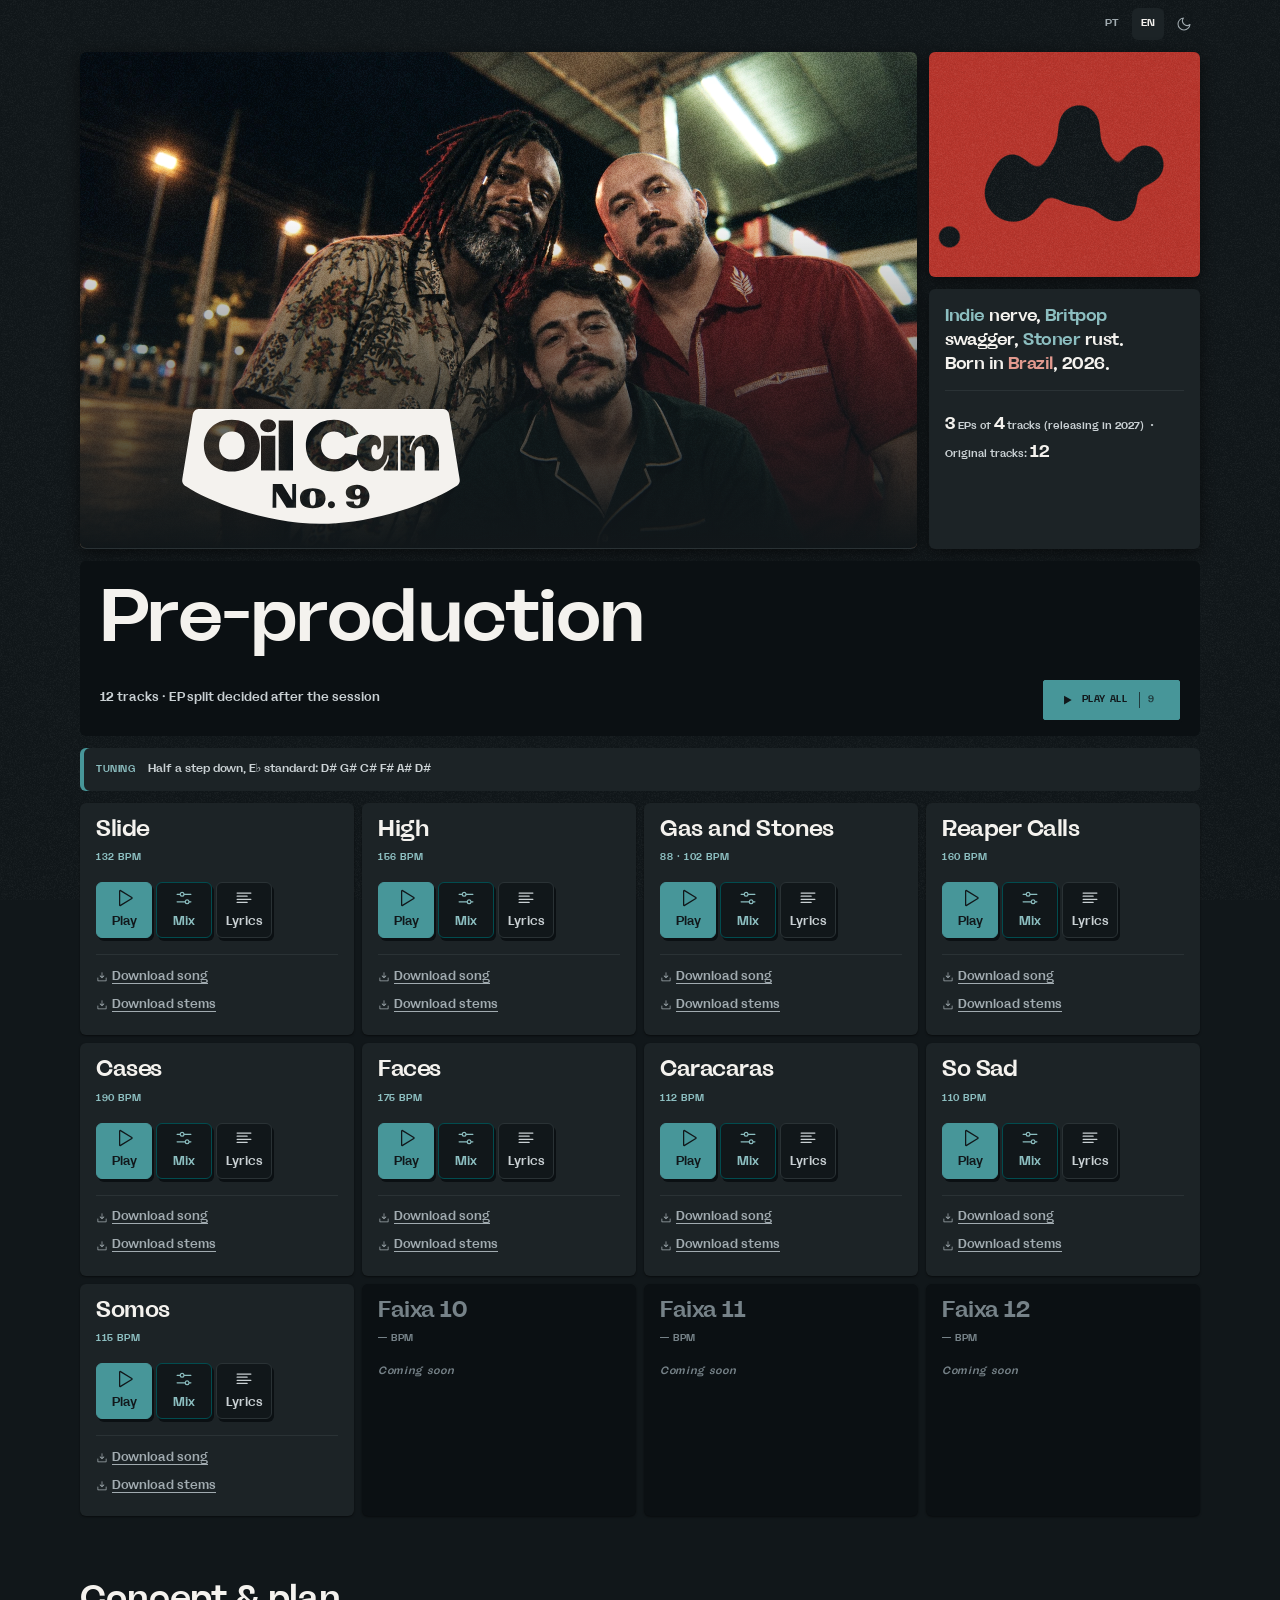
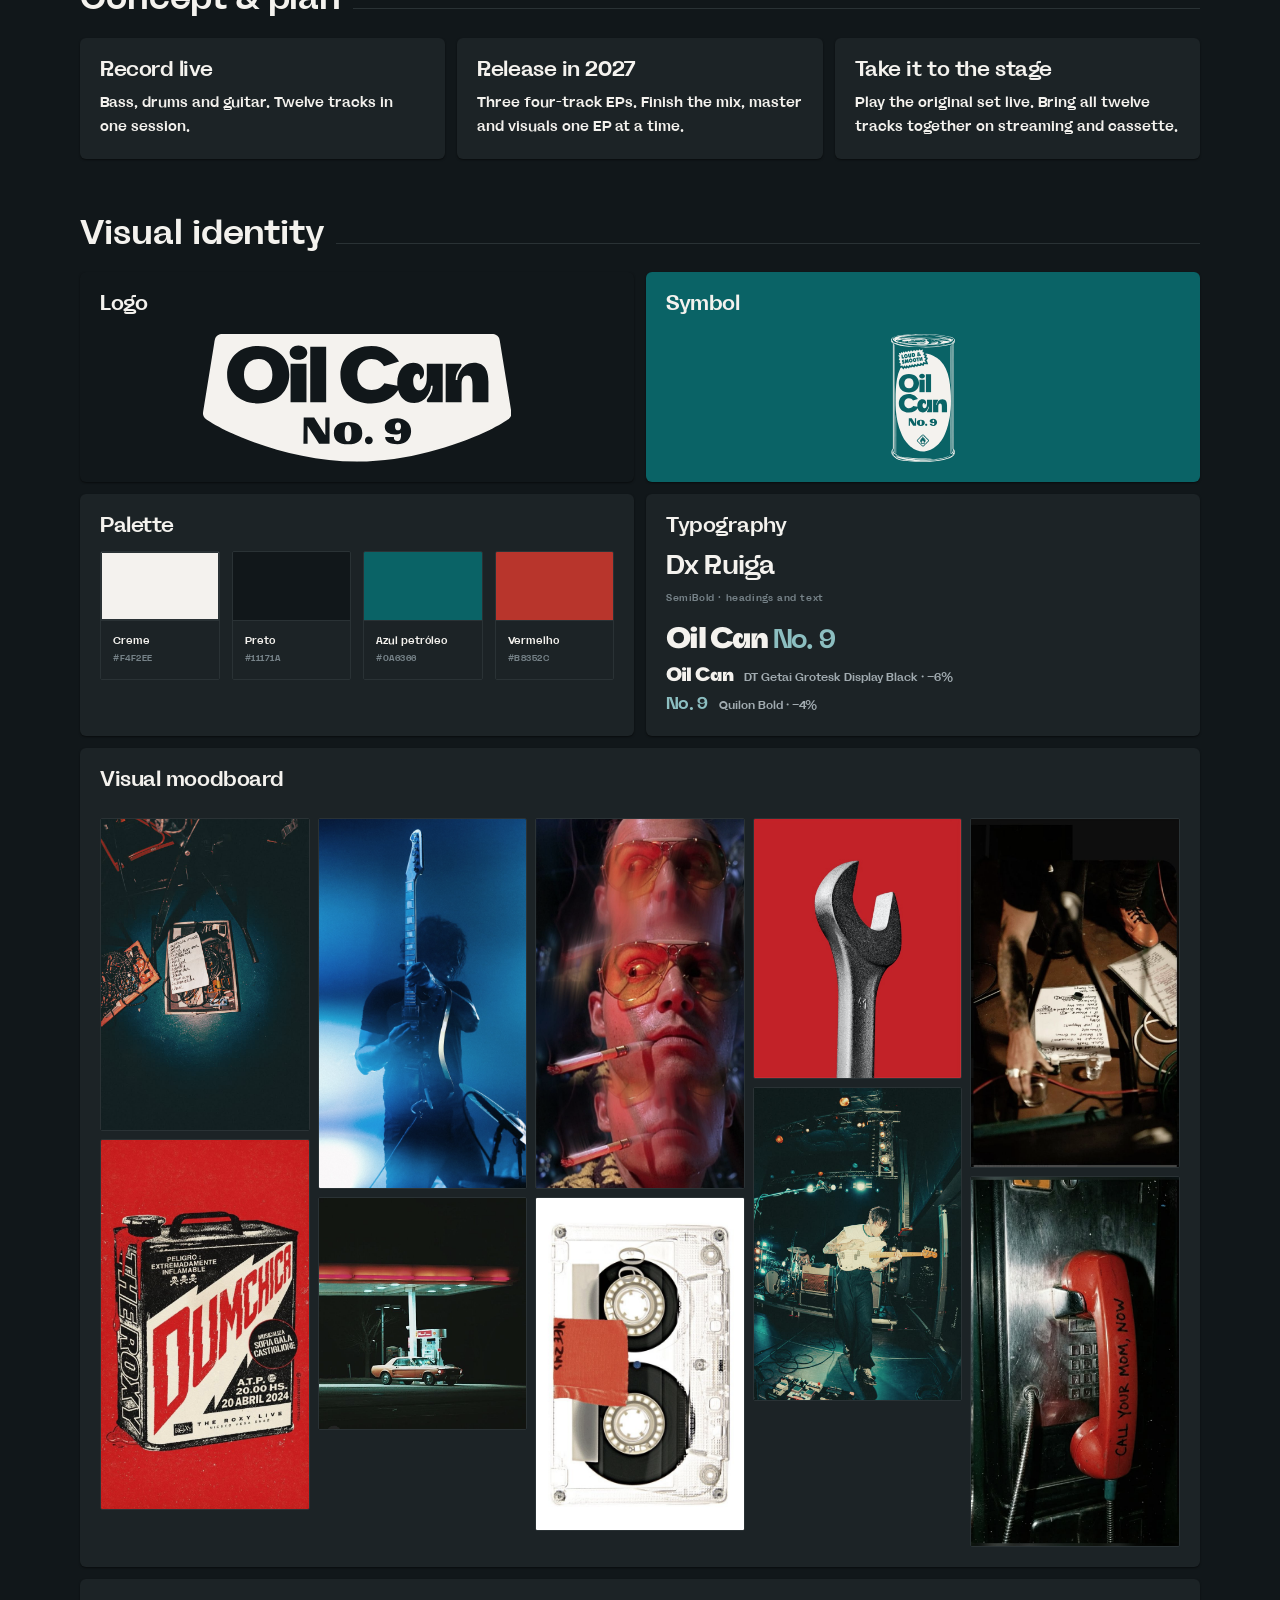
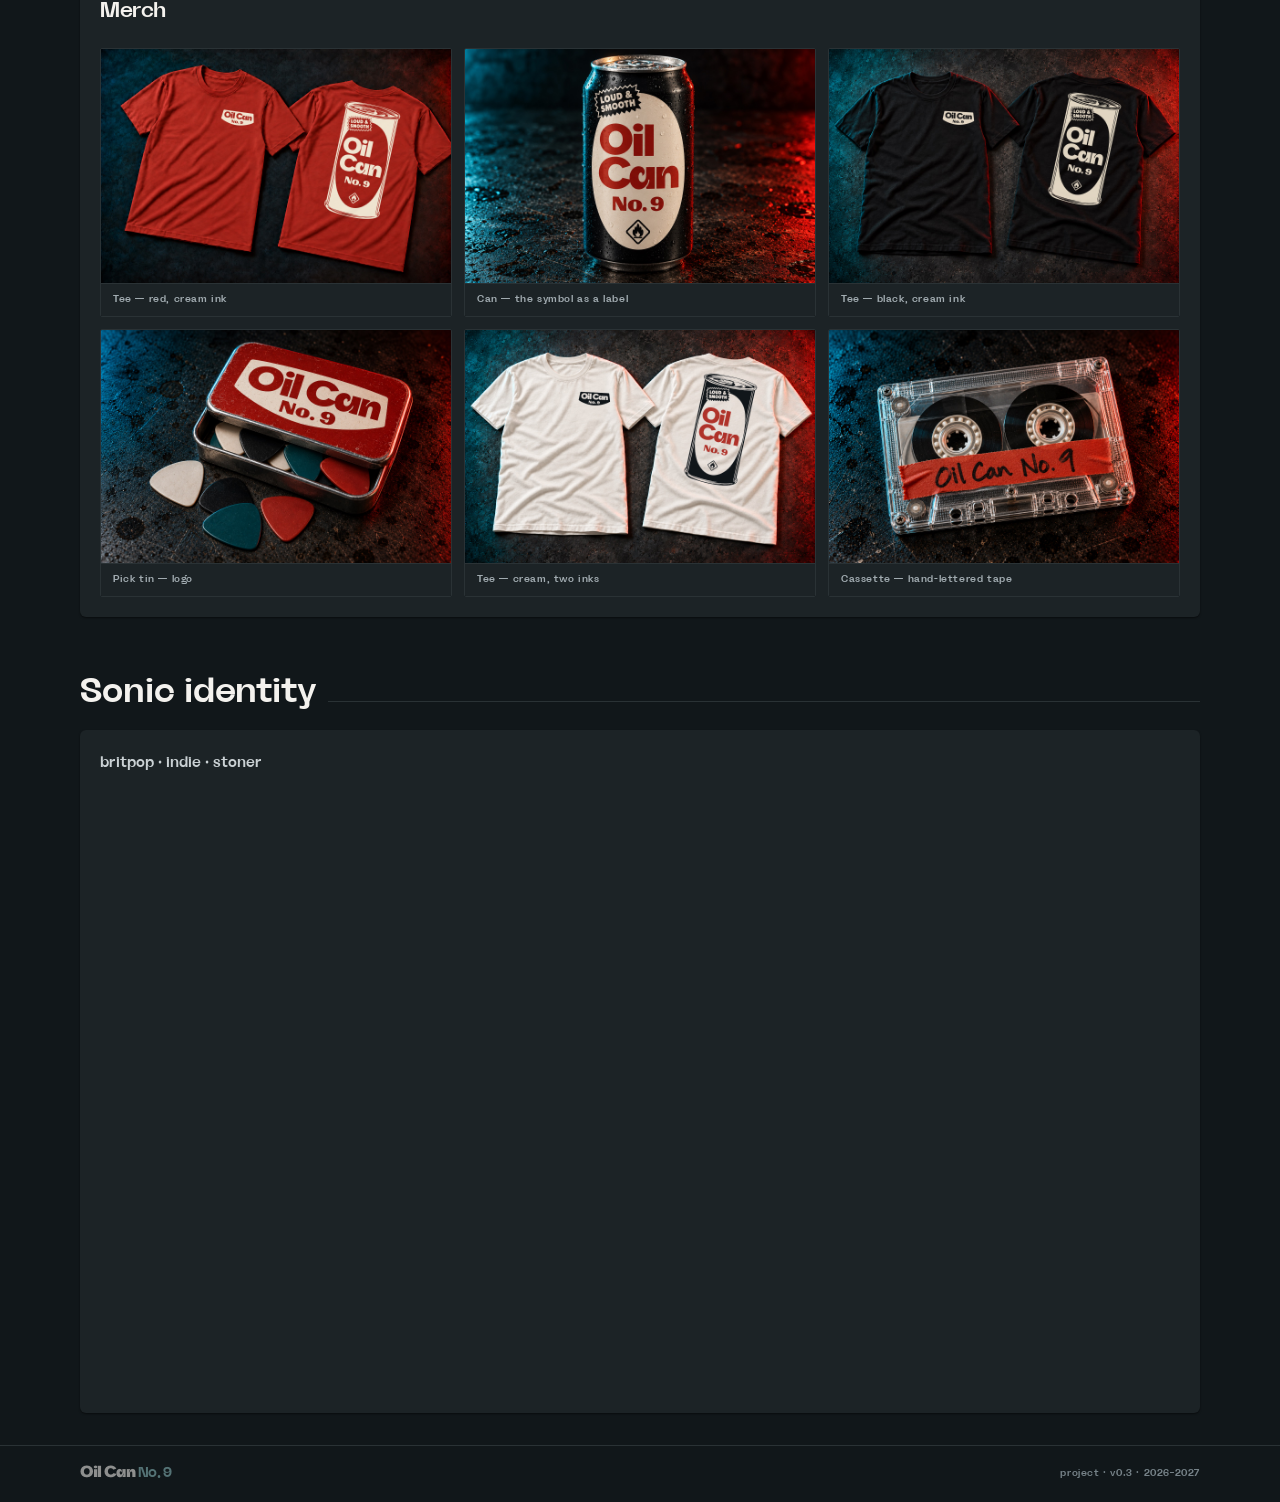
<file: index.html>
<!DOCTYPE html>
<html lang="en" data-theme="dark">
<head>
<meta charset="UTF-8">
<meta name="viewport" content="width=device-width, initial-scale=1.0">
<title>Oil Can No. 9 — Projeto</title>
<meta name="description" content="Diretrizes e plano do projeto Oil Can No. 9 (OCN9): pré-produção, conceito, identidade visual e identidade sonora.">
<meta name="color-scheme" content="light dark">
<meta name="theme-color" content="#11171A">

<!-- Ícones: SVG para navegador moderno, PNG de reserva e o da tela
     inicial do iPhone (quadrado cheio — o iOS arredonda sozinho). -->
<link rel="icon" href="assets/icons/favicon.svg" type="image/svg+xml">
<link rel="icon" href="assets/icons/favicon-32.png" type="image/png" sizes="32x32">
<link rel="apple-touch-icon" href="assets/icons/apple-touch-icon.png">

<!-- Miniatura ao compartilhar (WhatsApp, iMessage, redes). A imagem
     precisa de URL absoluta; abaixo de 300 KB o WhatsApp mostra grande. -->
<meta property="og:type" content="website">
<meta property="og:site_name" content="Oil Can No. 9">
<meta property="og:title" content="Oil Can No. 9 — Projeto">
<meta property="og:description" content="Pré-produção, conceito, identidade visual e identidade sonora da Oil Can No. 9.">
<meta property="og:url" content="https://oilcan.vercel.app/">
<meta property="og:image" content="https://oilcan.vercel.app/assets/icons/og-image.jpg">
<meta property="og:image:width" content="1200">
<meta property="og:image:height" content="630">
<meta property="og:image:alt" content="Logotipo Oil Can No. 9 ao lado da foto dos três integrantes à noite">
<meta property="og:locale" content="pt_BR">
<meta name="twitter:card" content="summary_large_image">


<!-- Cascata do design system: tokens → base → layout → componentes → utilitários.
     A ordem importa: utilitários sempre por último. -->
<link rel="stylesheet" href="https://api.fontshare.com/v2/css?f[]=quilon@700&amp;display=swap">
<link rel="stylesheet" href="css/tokens.css">
<link rel="stylesheet" href="css/base.css">
<link rel="stylesheet" href="css/layout.css">
<link rel="stylesheet" href="css/components.css">
<link rel="stylesheet" href="css/utilities.css">

<!-- Aplica o tema salvo antes da primeira pintura, para não piscar branco. -->
<script>
  /* O padrão da marca é a UI negativa. O <html> já nasce data-theme="dark";
     isto aqui só respeita uma escolha anterior do visitante. */
  try {
    var t = localStorage.getItem('ocn9:theme');
    if (t === 'light' || t === 'dark') document.documentElement.setAttribute('data-theme', t);
  } catch (e) {}
</script>
</head>
<body>

<a class="skip-link" href="#main">Ir para o conteúdo</a>

<!-- ============================================================
     SPRITE SVG
     O logotipo fica inline para poder trocar de cor por CSS —
     só a versão monocromática existe. O símbolo (a lata) é pesado
     e entra por <img>, em dois arquivos: 2 cores e negativo creme.
     ============================================================ -->
<svg width="0" height="0" style="position:absolute" aria-hidden="true" focusable="false" xmlns="http://www.w3.org/2000/svg">
  <defs>
    <symbol id="ph-download-simple" viewBox="0 0 256 256"><path d="M224,144v64a8,8,0,0,1-8,8H40a8,8,0,0,1-8-8V144a8,8,0,0,1,16,0v56H208V144a8,8,0,0,1,16,0Zm-101.66,5.66a8,8,0,0,0,11.32,0l40-40a8,8,0,0,0-11.32-11.32L136,124.69V32a8,8,0,0,0-16,0v92.69L93.66,98.34a8,8,0,0,0-11.32,11.32Z"/></symbol>
    <symbol id="ph-play" viewBox="0 0 256 256"><path d="M232.4,114.49,88.32,26.35a16,16,0,0,0-16.2-.3A15.86,15.86,0,0,0,64,39.87V216.13A15.94,15.94,0,0,0,80,232a16.07,16.07,0,0,0,8.36-2.35L232.4,141.51a15.81,15.81,0,0,0,0-27ZM80,215.94V40l143.83,88Z"/></symbol>
    <symbol id="ph-pause" viewBox="0 0 256 256"><path d="M200,32H160a16,16,0,0,0-16,16V208a16,16,0,0,0,16,16h40a16,16,0,0,0,16-16V48A16,16,0,0,0,200,32Zm0,176H160V48h40ZM96,32H56A16,16,0,0,0,40,48V208a16,16,0,0,0,16,16H96a16,16,0,0,0,16-16V48A16,16,0,0,0,96,32Zm0,176H56V48H96Z"/></symbol>
    <symbol id="ph-sliders-horizontal" viewBox="0 0 256 256"><path d="M40,88H73a32,32,0,0,0,62,0h81a8,8,0,0,0,0-16H135a32,32,0,0,0-62,0H40a8,8,0,0,0,0,16Zm64-24A16,16,0,1,1,88,80,16,16,0,0,1,104,64ZM216,168H199a32,32,0,0,0-62,0H40a8,8,0,0,0,0,16h97a32,32,0,0,0,62,0h17a8,8,0,0,0,0-16Zm-48,24a16,16,0,1,1,16-16A16,16,0,0,1,168,192Z"/></symbol>
    <symbol id="ph-text-align-left" viewBox="0 0 256 256"><path d="M32,64a8,8,0,0,1,8-8H216a8,8,0,0,1,0,16H40A8,8,0,0,1,32,64Zm8,48H168a8,8,0,0,0,0-16H40a8,8,0,0,0,0,16Zm176,24H40a8,8,0,0,0,0,16H216a8,8,0,0,0,0-16Zm-48,40H40a8,8,0,0,0,0,16H168a8,8,0,0,0,0-16Z"/></symbol>
    <g id="ocn9-logo">
<path d="M556.619 0C563.299 2.39626e-08 566.639 0.00050211 569.335 1.22363C571.711 2.30176 573.729 4.0369 575.153 6.22363C576.767 8.70513 577.271 12.0076 578.275 18.6113L599.235 148.081C599.907 152.504 600.243 154.716 599.799 157.028C599.441 158.893 598.443 161.145 597.303 162.664C595.889 164.547 594.28 165.616 591.064 167.752C545.043 198.31 424.626 247.773 300.99 248.296L300.986 248.301C300.657 248.301 300.327 248.3 299.999 248.299C299.672 248.3 299.344 248.301 299.016 248.301L299.013 248.299L299.01 248.296C175.374 247.773 54.9576 198.31 8.93668 167.752C5.72008 165.616 4.11096 164.547 2.69742 162.664C1.55725 161.145 0.559604 158.893 0.201329 157.028C-0.242777 154.716 0.093272 152.504 0.765782 148.081L21.7267 18.6113C22.7308 12.0078 23.2324 8.7051 24.8468 6.22363C26.2699 4.03673 28.2893 2.30184 30.6652 1.22363C33.3612 0.000410795 36.7024 1.66684e-08 43.382 0H556.619ZM322.55 199.301C318.53 199.301 315.035 202.445 315.035 206.9C315.035 211.617 318.53 214.675 322.55 214.675C326.744 214.675 330.239 211.617 330.239 206.9C330.239 202.446 326.744 199.301 322.55 199.301ZM282.232 171.436C264.056 171.436 254.619 178.861 254.619 193.012C254.619 207.25 264.057 214.587 282.232 214.587C300.319 214.587 309.844 207.25 309.844 193.012C309.844 178.861 300.319 171.436 282.232 171.436ZM377.822 164.011C361.832 164.011 353.705 172.047 353.705 180.782C353.705 190.653 363.23 195.545 373.803 195.545C378.172 195.545 382.104 194.671 385.249 192.662V197.117C385.249 204.979 382.977 208.385 378.259 208.385C373.453 208.385 371.356 205.065 371.356 201.746C371.356 201.222 371.443 200.698 371.53 200.174H354.666C354.579 200.785 354.491 201.397 354.491 202.009C354.492 209.433 363.754 214.587 378.259 214.587C395.648 214.587 404.822 202.445 404.822 188.644C404.822 174.93 393.551 164.011 377.822 164.011ZM195.913 162.264L195.389 213.714H203.428V178.511L225.797 213.714H246.157V162.264H237.944V197.204L216.273 162.264H195.913ZM282.232 177.463C286.688 177.463 288.785 180.957 288.785 193.012C288.785 205.153 286.688 208.647 282.232 208.647C277.688 208.647 275.591 205.153 275.591 193.012C275.591 180.957 277.688 177.463 282.232 177.463ZM379.483 172.134C382.803 172.134 385.249 174.58 385.249 179.733C385.249 185.062 382.803 187.421 379.483 187.421C376.075 187.421 373.453 185.062 373.453 179.733C373.453 174.58 376.075 172.134 379.483 172.134ZM107.229 23.1982C68.3698 23.1983 46.9251 48.8167 46.925 79.3281C46.925 109.552 68.3696 135.026 107.229 135.026C146.232 135.026 167.82 109.552 167.82 79.3281C167.82 48.8167 146.231 23.1983 107.229 23.1982ZM327.655 23.1982C289.804 23.1982 267.352 48.2416 267.352 79.041C267.352 110.704 288.653 135.026 327.655 135.026C354.406 135.026 370.903 122.89 379.735 109.054C383.264 122.609 392.469 134.307 410.92 134.307C433.947 134.306 443.446 111.135 443.446 100.772H446.901C446.901 118.043 435.387 125.096 435.387 129.989C435.387 131.86 435.674 132.868 439.56 132.868H466.33V58.0283H435.387V85.373C435.387 100.629 428.91 109.408 421.138 109.408C413.798 109.408 408.905 102.5 408.904 91.2744C408.904 84.3662 411.927 77.4573 416.964 77.457C420.706 77.4571 422.289 81.631 422.289 84.6533C422.289 85.8046 422.146 86.9562 421.714 88.1074C425.888 87.3877 430.062 83.5016 430.062 74.7227C430.062 65.08 423.009 55.8693 408.761 55.8691C390.627 55.8691 377.961 72.1322 377.961 94.584C377.961 96.6086 378.058 98.6684 378.265 100.73L352.697 95.7354C348.092 103.939 339.457 108.833 328.087 108.833C314.99 108.833 300.166 99.9095 300.166 79.041C300.166 59.0358 312.975 48.8164 327.655 48.8164C338.881 48.8165 347.229 54.142 351.979 62.7773L381.338 53.71C372.559 37.303 353.993 23.1983 327.655 23.1982ZM208.66 132.868H239.604V24.9258H208.66V132.868ZM527.217 55.8691C505.341 55.8694 494.979 77.8896 494.979 89.4033H491.525C491.525 72.5645 503.038 64.936 503.038 60.1865C503.038 59.0352 502.75 58.0283 499.008 58.0283H472.095V132.868H503.038V99.334C503.038 86.0932 506.925 80.7676 513.977 80.7676C521.604 80.7677 524.339 86.6686 524.339 100.341V132.868H555.282V92.8574C555.282 73.4279 549.669 55.8692 527.217 55.8691ZM170.309 132.867H201.252V58.0283H170.309V132.867ZM108.092 48.8164C124.499 48.8164 135.006 60.6186 135.006 79.1846C135.006 97.4626 124.499 109.408 108.092 109.408C91.1093 109.408 79.7395 97.4626 79.7394 79.1846C79.7395 60.6187 91.1092 48.8165 108.092 48.8164ZM185.709 22.335C176.066 22.335 168.582 28.5241 168.582 36.2959C168.582 44.0675 176.067 50.2559 185.709 50.2559C195.208 50.2556 202.835 44.0673 202.835 36.2959C202.835 28.5242 195.208 22.3352 185.709 22.335Z" fill="currentColor"/>
</g>
  </defs>
</svg>

<!-- ============================================================
     NAVEGAÇÃO
     ============================================================ -->
<div class="site-prefs">
  <button type="button" data-lang="pt" aria-pressed="false" lang="pt">PT</button>
  <button type="button" data-lang="en" aria-pressed="true" lang="en">EN</button>
  <button type="button" data-theme-toggle aria-pressed="true" data-i18n-aria="themeLabel" aria-label="Dark mode">
    <svg data-theme-icon="light" viewBox="0 0 24 24" fill="none" stroke="currentColor" stroke-width="1.6" stroke-linecap="round" aria-hidden="true" hidden>
      <circle cx="12" cy="12" r="4"/><path d="M12 2v2m0 16v2M2 12h2m16 0h2M5 5l1.4 1.4m11.2 11.2L19 19M5 19l1.4-1.4M17.6 6.4 19 5"/>
    </svg>
    <svg data-theme-icon="dark" viewBox="0 0 24 24" fill="none" stroke="currentColor" stroke-width="1.6" stroke-linejoin="round" aria-hidden="true">
      <path d="M21 12.8A9 9 0 1 1 11.2 3a7 7 0 0 0 9.8 9.8Z"/>
    </svg>
  </button>
</div>

<main class="page" id="main">

<section class="page-section" id="panel-preprod" aria-labelledby="heading-preprod" tabindex="-1">

  <div class="section bento">
    <header class="hero bento__photo">
      <img class="hero__photo" src="assets/photos/photo-header.webp" width="1672" height="941"
           alt="The three members of Oil Can No. 9 at night, under the lights of a petrol station canopy" fetchpriority="high">
      <canvas class="hero__noise" aria-hidden="true"></canvas>
      <div class="hero__content">
        <svg class="hero__logo" viewBox="0 0 600 249" role="img" aria-label="Oil Can No. 9">
          <use href="#ocn9-logo"/>
        </svg>
      </div>
    </header>
    <div class="bento__oil" aria-hidden="true" data-oil>
      <svg viewBox="0 0 260 180" preserveAspectRatio="xMidYMid meet" focusable="false">
        <defs>
          <filter id="ocn9-oil" x="-25%" y="-25%" width="150%" height="150%" color-interpolation-filters="sRGB">
            <feGaussianBlur stdDeviation="10"/>
            <feColorMatrix mode="matrix" values="1 0 0 0 0  0 1 0 0 0  0 0 1 0 0  0 0 0 24 -11"/>
          </filter>
        </defs>
        <g class="oil__ink" filter="url(#ocn9-oil)">
          <circle cx="128" cy="91" r="32" data-oil-drop/>
          <circle cx="91" cy="117" r="26" data-oil-drop/>
          <circle cx="162" cy="61" r="23" data-oil-drop/>
          <circle data-oil-drop cx="61" cy="77" r="18"/>
          <circle data-oil-drop cx="190" cy="112" r="18"/>
          <circle cx="48" cy="136" r="13" data-oil-drop/>
          <circle cx="211" cy="53" r="12" data-oil-drop/>
          <circle class="oil__pointer" cx="153" cy="122" r="20" data-oil-pointer/>
        </g>
      </svg>
    </div>
    <div class="bento__intro">
      <p class="masthead__tagline masthead__tagline--solo" data-i18n="tagline"><span class="is-accent">Indie</span> nerve, <span class="is-accent">Britpop</span> swagger, <span class="is-accent">Stoner</span> rust.<br>Born in <span class="is-highlight">Brazil</span>, 2026.</p>
      <p class="masthead__stats" data-i18n="heroLine"><strong>3</strong> EPs of <strong>4</strong> tracks (releasing in 2027) &nbsp;•&nbsp; Original tracks: <strong>12</strong></p>
    </div>
    <header class="session-header bento__session">
      <h2 id="heading-preprod" class="section-label session-header__title" data-i18n="slPre">Pre-production</h2>
      <div class="session-header__bar">
        <p class="section-note mb-0" data-i18n="preprodNote">12 tracks · EP split decided after the session</p>
        <button class="btn btn--accent" type="button" id="playAll">
          <svg viewBox="0 0 24 24" fill="currentColor" aria-hidden="true"><path d="M7 4.5v15l13-7.5z"/></svg>
          <span data-i18n="playAll">Play all</span>
          <span class="btn__count" id="playAllCount"></span>
        </button>
      </div>
    </header>
    <p class="tuning bento__tuning" data-i18n="tuning"><strong>Tuning</strong> Half a step down, E&#9837; standard: D# G# C# F# A# D#</p>
  </div>

  <div class="section listening" aria-labelledby="heading-preprod">
    <div class="track-grid">

      <!-- 01 · SLIDE -->
      <article class="track" data-track data-src="assets/audio/Slide-Pre-v2.mp3" data-slug="slide">
        <div class="track__header">
          <h3 class="track__title">Slide</h3>
          <span class="track__bpm">132 BPM</span>
        </div>
        <div class="track__actions">
          <button class="btn btn--play" type="button" data-play aria-pressed="false">
            <svg data-play-icon="play" viewBox="0 0 256 256" fill="currentColor" aria-hidden="true"><use href="#ph-play"/></svg>
            <svg data-play-icon="pause" viewBox="0 0 256 256" fill="currentColor" aria-hidden="true" hidden><use href="#ph-pause"/></svg>
            <span data-play-label>Play</span>
          </button>
          <button class="btn btn--mix" type="button" data-open-mix aria-haspopup="dialog" aria-controls="mixDialog" hidden>
            <svg viewBox="0 0 256 256" fill="currentColor" aria-hidden="true"><use href="#ph-sliders-horizontal"/></svg>
            <span data-i18n="mixShort">Mix</span>
          </button>
          <button class="btn" type="button" data-lyrics>
            <svg viewBox="0 0 256 256" fill="currentColor" aria-hidden="true"><use href="#ph-text-align-left"/></svg>
            <span data-i18n="lyr">Lyrics</span>
          </button>
        </div>
        <div class="track__downloads">
          <a href="assets/audio/Slide-Pre-v2.mp3" download>
            <svg viewBox="0 0 256 256" fill="currentColor" aria-hidden="true"><use href="#ph-download-simple"/></svg>
            <span data-i18n="dlMp3">Download song</span>
          </a>
          <a href="assets/audio/Slide-Tracks.zip" download>
            <svg viewBox="0 0 256 256" fill="currentColor" aria-hidden="true"><use href="#ph-download-simple"/></svg>
            <span data-i18n="dlStems">Download stems</span>
          </a>
        </div>
        <div class="track__lyrics">
          <div class="lyrics">life is ice, too thin to walk
every step is a beat, it can crack
why not… choose to slide?
I see something in your smile

why?

life is ice, too cold to cross
every choice is a beat, we can freeze
why don’t… you choose to slide?
I see in your smile something like a goodbye

come, come over... slide
come, come over... slide again
come, come over... slide and leave me behind, someday


life is ice, too thin to walk
every step is a beat, it can crack
why not… choose to slide?
I see something in your smile

why? why? why… [Bridge]

life is ice, too cold to cross
every choice is a beat, we can freeze
why don’t… you choose to slide?
I see in your smile something like a goodbye

come, come over... slide
come, come over... slide again

come, come over... slide
come, come over... slide again
come, come over... slide and leave me behind, someday</div>
        </div>
      </article>

      <!-- 02 · HIGH -->
      <article class="track" data-track data-src="assets/audio/Higher-Pre-v3.mp3" data-slug="high">
        <div class="track__header">
          <h3 class="track__title">High</h3>
          <span class="track__bpm">156 BPM</span>
        </div>
        <div class="track__actions">
          <button class="btn btn--play" type="button" data-play aria-pressed="false">
            <svg data-play-icon="play" viewBox="0 0 256 256" fill="currentColor" aria-hidden="true"><use href="#ph-play"/></svg>
            <svg data-play-icon="pause" viewBox="0 0 256 256" fill="currentColor" aria-hidden="true" hidden><use href="#ph-pause"/></svg>
            <span data-play-label>Play</span>
          </button>
          <button class="btn btn--mix" type="button" data-open-mix aria-haspopup="dialog" aria-controls="mixDialog" hidden>
            <svg viewBox="0 0 256 256" fill="currentColor" aria-hidden="true"><use href="#ph-sliders-horizontal"/></svg>
            <span data-i18n="mixShort">Mix</span>
          </button>
          <button class="btn" type="button" data-lyrics>
            <svg viewBox="0 0 256 256" fill="currentColor" aria-hidden="true"><use href="#ph-text-align-left"/></svg>
            <span data-i18n="lyr">Lyrics</span>
          </button>
        </div>
        <div class="track__downloads">
          <a href="assets/audio/Higher-Pre-v3.mp3" download>
            <svg viewBox="0 0 256 256" fill="currentColor" aria-hidden="true"><use href="#ph-download-simple"/></svg>
            <span data-i18n="dlMp3">Download song</span>
          </a>
          <a href="assets/audio/High-Tracks.zip" download>
            <svg viewBox="0 0 256 256" fill="currentColor" aria-hidden="true"><use href="#ph-download-simple"/></svg>
            <span data-i18n="dlStems">Download stems</span>
          </a>
        </div>
        <div class="track__lyrics">
          <div class="lyrics">you say enough to stay here
you gotta come and find me today, you can do
let the night become your own
angels and demons are gone, please, be done
you say enough for me to stay here
you can see through the magic haze
letting go and drifting away
going to stop giving in to someone
high... and let me lie down, going crazy
higher... than anyone's ever lain
deeper than you've ever dared
denser than you've ever known
further than you've ever gone
higher than you've ever flown
do you understand? Go deep into these clouds</div>
        </div>
      </article>

      <!-- 03 · GAS AND STONES — dois andamentos -->
      <article class="track" data-track data-src="assets/audio/Gas-v2.mp3" data-slug="gas">
        <div class="track__header">
          <h3 class="track__title">Gas and Stones</h3>
          <span class="track__bpm">88 · 102 BPM</span>
        </div>
        <div class="track__actions">
          <button class="btn btn--play" type="button" data-play aria-pressed="false">
            <svg data-play-icon="play" viewBox="0 0 256 256" fill="currentColor" aria-hidden="true"><use href="#ph-play"/></svg>
            <svg data-play-icon="pause" viewBox="0 0 256 256" fill="currentColor" aria-hidden="true" hidden><use href="#ph-pause"/></svg>
            <span data-play-label>Play</span>
          </button>
          <button class="btn btn--mix" type="button" data-open-mix aria-haspopup="dialog" aria-controls="mixDialog" hidden>
            <svg viewBox="0 0 256 256" fill="currentColor" aria-hidden="true"><use href="#ph-sliders-horizontal"/></svg>
            <span data-i18n="mixShort">Mix</span>
          </button>
          <button class="btn" type="button" data-lyrics>
            <svg viewBox="0 0 256 256" fill="currentColor" aria-hidden="true"><use href="#ph-text-align-left"/></svg>
            <span data-i18n="lyr">Lyrics</span>
          </button>
        </div>
        <div class="track__downloads">
          <a href="assets/audio/Gas-v2.mp3" download>
            <svg viewBox="0 0 256 256" fill="currentColor" aria-hidden="true"><use href="#ph-download-simple"/></svg>
            <span data-i18n="dlMp3">Download song</span>
          </a>
          <a href="assets/audio/Gas-Tracks.zip" download>
            <svg viewBox="0 0 256 256" fill="currentColor" aria-hidden="true"><use href="#ph-download-simple"/></svg>
            <span data-i18n="dlStems">Download stems</span>
          </a>
        </div>
        <div class="track__lyrics">
          <div class="lyrics">days before the sun stood still
hills are frame for someone else
god says that is your son
call for your saver going down

gas and stones can fill the frame now
gas and stones can fill the frame now

the same son fears the hills
he wants to see, but he can't tell
concrete and the abstract
better to save now

gas and stones can fill the frame now
gas and stones can fill the frame now

that's how I feel
that energy of gas
closer to the mass

that's how we fall
that energy of gas
close to the masks, now</div>
        </div>
      </article>

      <!-- 04 · REAPER CALLS -->
      <article class="track" data-track data-src="assets/audio/Reaper-Pre-v1.mp3" data-slug="reapercalls">
        <div class="track__header">
          <h3 class="track__title">Reaper Calls</h3>
          <span class="track__bpm">160 BPM</span>
        </div>
        <div class="track__actions">
          <button class="btn btn--play" type="button" data-play aria-pressed="false">
            <svg data-play-icon="play" viewBox="0 0 256 256" fill="currentColor" aria-hidden="true"><use href="#ph-play"/></svg>
            <svg data-play-icon="pause" viewBox="0 0 256 256" fill="currentColor" aria-hidden="true" hidden><use href="#ph-pause"/></svg>
            <span data-play-label>Play</span>
          </button>
          <button class="btn btn--mix" type="button" data-open-mix aria-haspopup="dialog" aria-controls="mixDialog" hidden>
            <svg viewBox="0 0 256 256" fill="currentColor" aria-hidden="true"><use href="#ph-sliders-horizontal"/></svg>
            <span data-i18n="mixShort">Mix</span>
          </button>
          <button class="btn" type="button" data-lyrics>
            <svg viewBox="0 0 256 256" fill="currentColor" aria-hidden="true"><use href="#ph-text-align-left"/></svg>
            <span data-i18n="lyr">Lyrics</span>
          </button>
        </div>
        <div class="track__downloads">
          <a href="assets/audio/Reaper-Pre-v1.mp3" download>
            <svg viewBox="0 0 256 256" fill="currentColor" aria-hidden="true"><use href="#ph-download-simple"/></svg>
            <span data-i18n="dlMp3">Download song</span>
          </a>
          <a href="assets/audio/Reaper-Tracks.zip" download>
            <svg viewBox="0 0 256 256" fill="currentColor" aria-hidden="true"><use href="#ph-download-simple"/></svg>
            <span data-i18n="dlStems">Download stems</span>
          </a>
        </div>
        <div class="track__lyrics">
          <div class="lyrics">fast steed through an open space
seven suns guide the way
no man's land
one more stand
before the reaper calls, again

long, blonde hair
fragmented eyes
stone cold air

mothership answer the phone
I can't complain this far I've come
no more lies
one might cry
before the reaper calls

long, blonde hair
fragmented eyes
it feels so nice a joyfull laugh
before reaper calls</div>
        </div>
      </article>

      <!-- 05 · CASES -->
      <article class="track" data-track data-src="assets/audio/Cases-v4.mp3" data-slug="cases">
        <div class="track__header">
          <h3 class="track__title">Cases</h3>
          <span class="track__bpm">190 BPM</span>
        </div>
        <div class="track__actions">
          <button class="btn btn--play" type="button" data-play aria-pressed="false">
            <svg data-play-icon="play" viewBox="0 0 256 256" fill="currentColor" aria-hidden="true"><use href="#ph-play"/></svg>
            <svg data-play-icon="pause" viewBox="0 0 256 256" fill="currentColor" aria-hidden="true" hidden><use href="#ph-pause"/></svg>
            <span data-play-label>Play</span>
          </button>
          <button class="btn btn--mix" type="button" data-open-mix aria-haspopup="dialog" aria-controls="mixDialog" hidden>
            <svg viewBox="0 0 256 256" fill="currentColor" aria-hidden="true"><use href="#ph-sliders-horizontal"/></svg>
            <span data-i18n="mixShort">Mix</span>
          </button>
          <button class="btn" type="button" data-lyrics>
            <svg viewBox="0 0 256 256" fill="currentColor" aria-hidden="true"><use href="#ph-text-align-left"/></svg>
            <span data-i18n="lyr">Lyrics</span>
          </button>
        </div>
        <div class="track__downloads">
          <a href="assets/audio/Cases-v4.mp3" download>
            <svg viewBox="0 0 256 256" fill="currentColor" aria-hidden="true"><use href="#ph-download-simple"/></svg>
            <span data-i18n="dlMp3">Download song</span>
          </a>
          <a href="assets/audio/Cases-Tracks.zip" download>
            <svg viewBox="0 0 256 256" fill="currentColor" aria-hidden="true"><use href="#ph-download-simple"/></svg>
            <span data-i18n="dlStems">Download stems</span>
          </a>
        </div>
        <div class="track__lyrics">
          <div class="lyrics">my high heels get thicker
by incidence, or not
you are my shadow now
I covered up in your sheets

oh, tiny cases
how to absorb
tiny in some cases
or bigger than a city block
tiny in some cases...

a shape, a cry, a fright
to feed myself upon
from dust to steel or water
wherever I want, I can be

oh, tiny cases
how to absorb
tiny in some cases
or bigger than a city block
tiny in some cases...

you see someone
picture someone better
you see beyond
design a better me

show me something wrong
that I haven't tried reparing
that I haven't
that I haven't tried reparing

...tiny in some cases</div>
        </div>
      </article>

      <!-- 06 · FACES -->
      <article class="track" data-track data-src="assets/audio/Faces-v1.mp3" data-slug="faces">
        <div class="track__header">
          <h3 class="track__title">Faces</h3>
          <span class="track__bpm">175 BPM</span>
        </div>
        <div class="track__actions">
          <button class="btn btn--play" type="button" data-play aria-pressed="false">
            <svg data-play-icon="play" viewBox="0 0 256 256" fill="currentColor" aria-hidden="true"><use href="#ph-play"/></svg>
            <svg data-play-icon="pause" viewBox="0 0 256 256" fill="currentColor" aria-hidden="true" hidden><use href="#ph-pause"/></svg>
            <span data-play-label>Play</span>
          </button>
          <button class="btn btn--mix" type="button" data-open-mix aria-haspopup="dialog" aria-controls="mixDialog" hidden>
            <svg viewBox="0 0 256 256" fill="currentColor" aria-hidden="true"><use href="#ph-sliders-horizontal"/></svg>
            <span data-i18n="mixShort">Mix</span>
          </button>
          <button class="btn" type="button" data-lyrics>
            <svg viewBox="0 0 256 256" fill="currentColor" aria-hidden="true"><use href="#ph-text-align-left"/></svg>
            <span data-i18n="lyr">Lyrics</span>
          </button>
        </div>
        <div class="track__downloads">
          <a href="assets/audio/Faces-v1.mp3" download>
            <svg viewBox="0 0 256 256" fill="currentColor" aria-hidden="true"><use href="#ph-download-simple"/></svg>
            <span data-i18n="dlMp3">Download song</span>
          </a>
          <a href="assets/audio/Faces-Tracks.zip" download>
            <svg viewBox="0 0 256 256" fill="currentColor" aria-hidden="true"><use href="#ph-download-simple"/></svg>
            <span data-i18n="dlStems">Download stems</span>
          </a>
        </div>
        <div class="track__lyrics">
          <div class="lyrics">oh, there’s a path to follow
a finished road gives it meaning
there's always a starting point
even with friendless faces

I live in the unknown
I’m laughting to watch my wrinkles
disguise me, cover me
wearing gloves protect me
wearing gloves protect me


I know where they’re heading to
even tracking blind
don’t think of me, follow your
own path


there's reason to breathe
but I use excuses as coverage
I’ve grown, now I understand
what defines line
what strikes and takes roots

I know where they’re heading to
even tracking blind
don’t think of me, follow your
own path</div>
        </div>
      </article>

      <!-- 07 · CARACARAS -->
      <article class="track" data-track data-src="assets/audio/Caracaras-v1.mp3" data-slug="caracaras">
        <div class="track__header">
          <h3 class="track__title">Caracaras</h3>
          <span class="track__bpm">112 BPM</span>
        </div>
        <div class="track__actions">
          <button class="btn btn--play" type="button" data-play aria-pressed="false">
            <svg data-play-icon="play" viewBox="0 0 256 256" fill="currentColor" aria-hidden="true"><use href="#ph-play"/></svg>
            <svg data-play-icon="pause" viewBox="0 0 256 256" fill="currentColor" aria-hidden="true" hidden><use href="#ph-pause"/></svg>
            <span data-play-label>Play</span>
          </button>
          <button class="btn btn--mix" type="button" data-open-mix aria-haspopup="dialog" aria-controls="mixDialog" hidden>
            <svg viewBox="0 0 256 256" fill="currentColor" aria-hidden="true"><use href="#ph-sliders-horizontal"/></svg>
            <span data-i18n="mixShort">Mix</span>
          </button>
          <button class="btn" type="button" data-lyrics>
            <svg viewBox="0 0 256 256" fill="currentColor" aria-hidden="true"><use href="#ph-text-align-left"/></svg>
            <span data-i18n="lyr">Lyrics</span>
          </button>
        </div>
        <div class="track__downloads">
          <a href="assets/audio/Caracaras-v1.mp3" download>
            <svg viewBox="0 0 256 256" fill="currentColor" aria-hidden="true"><use href="#ph-download-simple"/></svg>
            <span data-i18n="dlMp3">Download song</span>
          </a>
          <a href="assets/audio/Caracara-Tracks.zip" download>
            <svg viewBox="0 0 256 256" fill="currentColor" aria-hidden="true"><use href="#ph-download-simple"/></svg>
            <span data-i18n="dlStems">Download stems</span>
          </a>
        </div>
        <div class="track__lyrics">
          <div class="lyrics">in a window, I see a caracara awake
unusual, but my brain doesn't say
the thawing meat is ready for the fun
poke something, wait for the answer

they're gonna press their prey
what is the consequence?
and who is it for?

a deal between caracaras and sharks
a deal between meat and humans
who do you think is the prey?
in short, we have a meal deal!</div>
        </div>
      </article>

      <!-- 08 · SO SAD -->
      <article class="track" data-track data-src="assets/audio/So-Sad-v1.mp3" data-slug="so-sad">
        <div class="track__header">
          <h3 class="track__title">So Sad</h3>
          <span class="track__bpm">110 BPM</span>
        </div>
        <div class="track__actions">
          <button class="btn btn--play" type="button" data-play aria-pressed="false">
            <svg data-play-icon="play" viewBox="0 0 256 256" fill="currentColor" aria-hidden="true"><use href="#ph-play"/></svg>
            <svg data-play-icon="pause" viewBox="0 0 256 256" fill="currentColor" aria-hidden="true" hidden><use href="#ph-pause"/></svg>
            <span data-play-label>Play</span>
          </button>
          <button class="btn btn--mix" type="button" data-open-mix aria-haspopup="dialog" aria-controls="mixDialog" hidden>
            <svg viewBox="0 0 256 256" fill="currentColor" aria-hidden="true"><use href="#ph-sliders-horizontal"/></svg>
            <span data-i18n="mixShort">Mix</span>
          </button>
          <button class="btn" type="button" data-lyrics>
            <svg viewBox="0 0 256 256" fill="currentColor" aria-hidden="true"><use href="#ph-text-align-left"/></svg>
            <span data-i18n="lyr">Lyrics</span>
          </button>
        </div>
        <div class="track__downloads">
          <a href="assets/audio/So-Sad-v1.mp3" download>
            <svg viewBox="0 0 256 256" fill="currentColor" aria-hidden="true"><use href="#ph-download-simple"/></svg>
            <span data-i18n="dlMp3">Download song</span>
          </a>
          <a href="assets/audio/So-Sad-Tracks.zip" download>
            <svg viewBox="0 0 256 256" fill="currentColor" aria-hidden="true"><use href="#ph-download-simple"/></svg>
            <span data-i18n="dlStems">Download stems</span>
          </a>
        </div>
        <div class="track__lyrics">
          <div class="lyrics">we are so sad you know
he is our dark side, oh no

he will fall
he will fall</div>
        </div>
      </article>

      <!-- 09 · SOMOS -->
      <article class="track" data-track data-src="assets/audio/Somos-Pre-v1.mp3" data-slug="somos">
        <div class="track__header">
          <h3 class="track__title">Somos</h3>
          <span class="track__bpm">115 BPM</span>
        </div>
        <div class="track__actions">
          <button class="btn btn--play" type="button" data-play aria-pressed="false">
            <svg data-play-icon="play" viewBox="0 0 256 256" fill="currentColor" aria-hidden="true"><use href="#ph-play"/></svg>
            <svg data-play-icon="pause" viewBox="0 0 256 256" fill="currentColor" aria-hidden="true" hidden><use href="#ph-pause"/></svg>
            <span data-play-label>Play</span>
          </button>
          <button class="btn btn--mix" type="button" data-open-mix aria-haspopup="dialog" aria-controls="mixDialog" hidden>
            <svg viewBox="0 0 256 256" fill="currentColor" aria-hidden="true"><use href="#ph-sliders-horizontal"/></svg>
            <span data-i18n="mixShort">Mix</span>
          </button>
          <button class="btn" type="button" data-lyrics>
            <svg viewBox="0 0 256 256" fill="currentColor" aria-hidden="true"><use href="#ph-text-align-left"/></svg>
            <span data-i18n="lyr">Lyrics</span>
          </button>
        </div>
        <div class="track__downloads">
          <a href="assets/audio/Somos-Pre-v1.mp3" download>
            <svg viewBox="0 0 256 256" fill="currentColor" aria-hidden="true"><use href="#ph-download-simple"/></svg>
            <span data-i18n="dlMp3">Download song</span>
          </a>
          <a href="assets/audio/Somos-Tracks.zip" download>
            <svg viewBox="0 0 256 256" fill="currentColor" aria-hidden="true"><use href="#ph-download-simple"/></svg>
            <span data-i18n="dlStems">Download stems</span>
          </a>
        </div>
        <div class="track__lyrics">
          <div class="lyrics">o querem de você
absorvem com beijos, carregam

não dá mais pra viver
com tudo isso, com mais

viver com mais
com tudo isso
com mais

somos todos
somos um
somos nenhum

somos só
o melhor, o pior
o neutro

ainda há, o que viver
ainda há, ainda há

o que viver
o que viver?
o que viver
o que viver?</div>
        </div>
      </article>

      <!-- 10–12 · a definir -->
      <article class="track is-pending">
        <div class="track__header"><h3 class="track__title">Faixa 10</h3><span class="track__bpm">— BPM</span></div>
        <p class="track__status" data-i18n="soon">Coming soon</p>
      </article>
      <article class="track is-pending">
        <div class="track__header"><h3 class="track__title">Faixa 11</h3><span class="track__bpm">— BPM</span></div>
        <p class="track__status" data-i18n="soon">Coming soon</p>
      </article>
      <article class="track is-pending">
        <div class="track__header"><h3 class="track__title">Faixa 12</h3><span class="track__bpm">— BPM</span></div>
        <p class="track__status" data-i18n="soon">Coming soon</p>
      </article>

    </div>
  </div>
</section>

<section class="page-section" id="panel-plano" aria-labelledby="heading-plano" tabindex="-1">
  <div class="section editorial">
    <h2 class="section-label editorial__title" id="heading-plano" data-i18n="navCon">Concept & plan</h2>
    <div class="editorial__grid editorial__grid--plan">
      <article class="editorial__card">
        <h3 data-i18n="planRecord">Record live</h3>
        <p data-i18n="planRecordText">Bass, drums and guitar. Twelve tracks in one session.</p>
      </article>
      <article class="editorial__card">
        <h3 data-i18n="planRelease">Release in 2027</h3>
        <p data-i18n="planReleaseText">Three four-track EPs. Finish the mix, master and visuals one EP at a time.</p>
      </article>
      <article class="editorial__card">
        <h3 data-i18n="planStage">Take it to the stage</h3>
        <p data-i18n="planStageText">Play the original set live. Bring all twelve tracks together on streaming and cassette.</p>
      </article>
    </div>
  </div>
</section>

<section class="page-section" id="panel-visual" aria-labelledby="heading-visual" tabindex="-1">
  <div class="section editorial">
    <h2 class="section-label editorial__title" id="heading-visual" data-i18n="navVis">Visual identity</h2>
    <div class="editorial__grid editorial__grid--brand">
      <article class="editorial__card editorial__mark stage-black">
        <h3 data-i18n="slLogo">Logo</h3>
        <svg class="logo logo--inherit" viewBox="0 0 600 249" role="img" aria-label="Oil Can No. 9"><use href="#ocn9-logo"/></svg>
      </article>
      <article class="editorial__card editorial__mark stage-blue">
        <h3 data-i18n="slSymbol">Symbol</h3>
        <img src="assets/logo/symbol-can-negative.svg" alt="Oil Can No. 9" loading="lazy">
      </article>
      <article class="editorial__card">
        <h3 data-i18n="slPal">Palette</h3>
        <div class="palette">
      <div class="swatch">
        <div class="swatch__chip" style="background:#f4f2ee;box-shadow:inset 0 0 0 1px var(--border-default)"></div>
        <div class="swatch__meta">
          <p class="swatch__name">Creme</p>
          <p class="swatch__hex">#F4F2EE</p>
        </div>
      </div>
      <div class="swatch">
        <div class="swatch__chip" style="background:#11171a"></div>
        <div class="swatch__meta">
          <p class="swatch__name">Preto</p>
          <p class="swatch__hex">#11171A</p>
        </div>
      </div>
      <div class="swatch">
        <div class="swatch__chip" style="background:#0a6366"></div>
        <div class="swatch__meta">
          <p class="swatch__name">Azul petróleo</p>
          <p class="swatch__hex">#0A6366</p>
        </div>
      </div>
      <div class="swatch">
        <div class="swatch__chip" style="background:#b8352c"></div>
        <div class="swatch__meta">
          <p class="swatch__name">Vermelho</p>
          <p class="swatch__hex">#B8352C</p>
        </div>
      </div>
    </div>
      </article>
      <article class="editorial__card">
        <h3 data-i18n="slTipo">Typography</h3>
        <p class="type-specimen__sample type-specimen__sample--ui-display">Dx Ruiga</p>
        <p class="type-specimen__meta" data-i18n="tipoUiWeights">SemiBold · headings and text</p>
        <p class="wordmark name-specimen">Oil Can <span class="wordmark__no9">No. 9</span></p>
        <dl class="name-specimen__rules">
          <div><dt class="wordmark">Oil Can</dt><dd>DT Getai Grotesk Display Black · −6%</dd></div>
          <div><dt class="wordmark"><span class="wordmark__no9">No. 9</span></dt><dd>Quilon Bold · −4%</dd></div>
        </dl>
      </article>
      <article class="editorial__card editorial__wide editorial__gallery">
        <h3 data-i18n="slMood">Visual moodboard</h3>
        <div class="moodboard" id="moodboard"></div>
      </article>
      <article class="editorial__card editorial__wide editorial__gallery">
        <h3 data-i18n="slMerch">Merch</h3>
        <div class="merch-grid">
      <figure class="merch-item">
        <button class="merch-item__zoom" type="button" data-zoom>
          <img src="assets/images/merch-tee-red.jpg" width="1536" height="1024" alt="Red t-shirt with the cream logo on the chest and the cream can on the back" loading="lazy">
        </button>
        <figcaption data-i18n="merchTeeRed">Tee — red, cream ink</figcaption>
      </figure>

      <figure class="merch-item">
        <button class="merch-item__zoom" type="button" data-zoom>
          <img src="assets/images/merch-can.jpg" width="1536" height="1024" alt="Black drinks can with the cream label of the symbol, beaded with water" loading="lazy">
        </button>
        <figcaption data-i18n="merchCan">Can — the symbol as a label</figcaption>
      </figure>

      <figure class="merch-item">
        <button class="merch-item__zoom" type="button" data-zoom>
          <img src="assets/images/merch-tee-black.jpg" width="1536" height="1024" alt="Black t-shirt with the cream logo on the chest and the cream can on the back" loading="lazy">
        </button>
        <figcaption data-i18n="merchTeeBlack">Tee — black, cream ink</figcaption>
      </figure>

      <figure class="merch-item">
        <button class="merch-item__zoom" type="button" data-zoom>
          <img src="assets/images/merch-box.jpg" width="1536" height="1024" alt="Red metal tin with the logo on the lid, open with guitar picks" loading="lazy">
        </button>
        <figcaption data-i18n="merchBox">Pick tin — logo</figcaption>
      </figure>

      <figure class="merch-item">
        <button class="merch-item__zoom" type="button" data-zoom>
          <img src="assets/images/merch-tee-white.jpg" width="1536" height="1024" alt="Cream t-shirt with the black logo on the chest and the two-colour can on the back" loading="lazy">
        </button>
        <figcaption data-i18n="merchTeeWhite">Tee — cream, two inks</figcaption>
      </figure>

      <figure class="merch-item">
        <button class="merch-item__zoom" type="button" data-zoom>
          <img src="assets/images/merch-k7.jpg" width="1536" height="1024" alt="Clear cassette with a strip of red tape hand-lettered Oil Can No. 9" loading="lazy">
        </button>
        <figcaption data-i18n="merchK7">Cassette — hand-lettered tape</figcaption>
      </figure>
    </div>
      </article>
    </div>
  </div>
</section>

<section class="page-section" id="panel-sonora" aria-labelledby="heading-sonora" tabindex="-1">
  <div class="section editorial">
    <h2 class="section-label editorial__title" id="heading-sonora" data-i18n="slSon">Sonic identity</h2>
    <article class="editorial__card sonic-card">
    <p class="prose">britpop · indie · stoner</p>


    <div class="embed">
      <iframe src="https://open.spotify.com/embed/playlist/0aQBbXw3nFvfH2BluTNEgN?utm_source=generator"
              height="600" title="Playlist de referências sonoras do Oil Can No. 9"
              allow="autoplay; clipboard-write; encrypted-media; fullscreen; picture-in-picture"
              loading="lazy" allowfullscreen></iframe>
    </div>
    </article>
  </div>
</section>

</main>

<footer class="footer">
  <div class="footer__inner">
    <span class="wordmark wordmark--sm footer__wordmark">Oil Can <span class="wordmark__no9">No. 9</span></span>
    <span class="footer__meta" data-i18n="footerMeta">project · v0.3 · 2026–2027</span>
  </div>
</footer>

<!-- ============================================================
     PLAYER
     Um só <audio> serve os quatro cards e a fila: dois players
     nunca tocam juntos porque só existe um. A barra aparece
     quando algo começa a tocar e acompanha a rolagem — dá para
     ouvir lendo as outras seções.
     ============================================================ -->
<div class="player" id="player" hidden>
  <audio id="playerAudio" preload="metadata"></audio>

  <!-- A fila sobe da barra, em vez de morar numa coluna fixa: a
       página tem quatro seções e só esta tem áudio. -->
  <div class="player__queue" id="playerQueue" hidden>
    <p class="player__queue-title" data-i18n="pQueue">Queue</p>
    <ol class="player__list" id="playerList"></ol>
  </div>

  <div class="player__bar" role="region" data-i18n-aria="pRegion" aria-label="Player">
    <div class="player__transport">
      <button class="player__btn" type="button" data-p="prev" data-i18n-aria="pPrev" aria-label="Previous track">
        <svg viewBox="0 0 24 24" fill="currentColor" aria-hidden="true"><path d="M7 5h2v14H7zM19 5v14l-9-7z"/></svg>
      </button>
      <button class="player__btn player__btn--main" type="button" data-p="toggle" data-i18n-aria="pPlay" aria-label="Play">
        <svg data-play-icon="play" viewBox="0 0 24 24" fill="currentColor" aria-hidden="true"><path d="M7 4.5v15l13-7.5z"/></svg>
        <svg data-play-icon="pause" viewBox="0 0 24 24" fill="currentColor" aria-hidden="true" hidden><path d="M7 4.5h3.5v15H7zM13.5 4.5H17v15h-3.5z"/></svg>
      </button>
      <button class="player__btn" type="button" data-p="next" data-i18n-aria="pNext" aria-label="Next track">
        <svg viewBox="0 0 24 24" fill="currentColor" aria-hidden="true"><path d="M15 5h2v14h-2zM5 5l9 7-9 7z"/></svg>
      </button>
    </div>

    <div class="player__now">
      <span class="player__eyebrow" data-i18n="pNow">Now playing</span>
      <span class="player__title" id="playerTitle">&mdash;</span>
    </div>

    <div class="player__seek">
      <span class="player__time" id="playerCur">0:00</span>
      <input class="player__range" id="playerRange" type="range" min="0" max="1000" value="0" step="1"
             data-i18n-aria="pSeek" aria-label="Seek">
      <span class="player__time" id="playerDur">0:00</span>
    </div>

    <div class="player__tools">
      <button class="player__chip" type="button" data-p="mix" aria-haspopup="dialog" aria-controls="mixDialog"
        data-i18n-aria="mixOpen" aria-label="Open mix" hidden>
        <svg viewBox="0 0 24 24" fill="none" stroke="currentColor" stroke-width="2" stroke-linecap="round" aria-hidden="true"><path d="M5 3v7m0 4v7m7-18v11m0 4v3m7-18v3m0 4v11M2 10h6m1 4h6m1-8h6"/></svg>
        <span data-i18n="mixOpen">Open mix</span>
      </button>
      <button class="player__chip" type="button" data-p="seq" aria-pressed="false">
        <svg viewBox="0 0 24 24" fill="none" stroke="currentColor" stroke-width="2" stroke-linecap="round" stroke-linejoin="round" aria-hidden="true">
          <polyline points="17 1 21 5 17 9"/><path d="M3 11V9a4 4 0 0 1 4-4h14"/><polyline points="7 23 3 19 7 15"/><path d="M21 13v2a4 4 0 0 1-4 4H3"/>
        </svg>
        <span data-i18n="pSeq">Continuous</span>
      </button>
      <button class="player__btn" type="button" data-p="queue" aria-expanded="false" aria-controls="playerQueue"
              data-i18n-aria="pQueue" aria-label="Queue">
        <svg viewBox="0 0 24 24" fill="none" stroke="currentColor" stroke-width="2" stroke-linecap="round" aria-hidden="true">
          <path d="M4 6h11M4 12h11M4 18h7"/><path d="M17 12v8"/><circle cx="19.5" cy="19" r="2.5" fill="currentColor" stroke="none"/><path d="M17 12l4-1.5"/>
        </svg>
      </button>
      <button class="player__btn" type="button" data-p="close" data-i18n-aria="pClose" aria-label="Close player">
        <svg viewBox="0 0 24 24" fill="none" stroke="currentColor" stroke-width="2" stroke-linecap="round" aria-hidden="true"><path d="M6 6l12 12M18 6L6 18"/></svg>
      </button>
    </div>
  </div>
</div>

<!-- Diálogo único: serve letras e textos de contexto. -->
<div class="modal-overlay" id="modal" role="dialog" aria-modal="true" aria-labelledby="modalTitle">
  <div class="modal">
    <div class="modal__head">
      <h2 class="modal__title" id="modalTitle"></h2>
      <button class="modal__close" id="modalClose" aria-label="Fechar">&times;</button>
    </div>
    <div class="modal__body" id="modalBody"></div>
  </div>
</div>

<dialog class="modal mix" id="mixDialog" aria-labelledby="mixTitle">
  <div class="modal__head mix__head">
    <div>
      <p class="player__eyebrow" data-i18n="mixName">Track mixer</p>
      <h2 class="modal__title mix__title" id="mixTitle"></h2>
    </div>
    <form method="dialog">
      <button class="modal__close mix__close" type="submit" data-i18n-aria="mixClose" aria-label="Close mix" autofocus>&times;</button>
    </form>
  </div>
  <div class="mix__transport">
    <button class="btn btn--play mix__play" type="button" data-mix-play disabled>
      <svg data-play-icon="play" viewBox="0 0 24 24" fill="currentColor" aria-hidden="true"><path d="M7 4.5v15l13-7.5z"/></svg>
      <svg data-play-icon="pause" viewBox="0 0 24 24" fill="currentColor" aria-hidden="true" hidden><path d="M7 4.5h3.5v15H7zM13.5 4.5H17v15h-3.5z"/></svg>
      <span data-mix-play-label>Play</span>
    </button>
    <div class="player__seek mix__seek">
      <span class="player__time" data-mix-time>0:00</span>
      <input class="player__range" type="range" min="0" max="1000" value="0" step="1" data-mix-seek
        data-i18n-aria="pSeek" aria-label="Seek" disabled>
      <span class="player__time" data-mix-duration>0:00</span>
    </div>
  </div>
  <div class="mix__feedback" data-mix-feedback hidden>
    <p class="track__status" role="status" data-mix-status></p>
    <button class="btn" type="button" data-mix-retry data-i18n="mixRetry" hidden>Try again</button>
  </div>
  <ul class="mix__tracks" data-mix-tracks></ul>
</dialog>

<script src="js/i18n.js"></script>
<script src="js/mix-tracks.js"></script>
<script src="js/mixer.js"></script>
<script src="js/app.js"></script>
<script src="js/bento.js"></script>
</body>
</html>
</file>
<file: css/tokens.css>
/* ============================================================
   OCN9 — tokens.css
   Camada 1 de 5. Única fonte de verdade para cor, tipo, espaço,
   raio, sombra, borda, motion e z-index.
   Nenhum outro arquivo deve declarar um valor cru (hex, px de
   espaçamento, ms de transição). Sempre referencie um token.
   ============================================================ */

@font-face {
  font-family: 'Dx Ruiga';
  src: url('../assets/fonts/dx-ruiga-semibold.woff2') format('woff2');
  font-weight: 600;
  font-style: normal;
  font-display: swap;
  /* O espécime desenha apenas o acento de U+00FA e U+00FC. */
  unicode-range: U+0000-00F9, U+00FB, U+00FD-10FFFF;
}

@font-face {
  font-family: 'DT Getai Grotesk Display';
  src: url('../assets/fonts/dt-getai-grotesk-display-black.otf') format('opentype');
  font-weight: 900;
  font-style: normal;
  font-display: swap;
}

/* ------------------------------------------------------------
   1. PRIMITIVOS DE MARCA
   Os quatro valores fechados da identidade. Imutáveis.
   Não use estes tokens direto em componentes — use os
   semânticos da seção 4, que trocam sozinhos entre temas.
   ------------------------------------------------------------ */
:root {
  --brand-cream: #f4f2ee;
  --brand-black: #11171a;
  --brand-blue:  #0a6366;   /* azul petróleo */
  --brand-red:   #b8352c;
}

/* ------------------------------------------------------------
   2. RAMPAS DERIVADAS
   Extensões do azul e do vermelho da marca + uma escala neutra.
   Existem só para dar hierarquia, estado e contraste em tela —
   não são cores de marca e não entram em peça impressa.
   ------------------------------------------------------------ */
:root {
  /* Azul petróleo — derivado de #0A6366. Cada degrau mantém a
     luminosidade OKLab do degrau equivalente da rampa anterior,
     então os contrastes anotados abaixo seguem valendo. */
  --blue-100: #e8f2f2;
  --blue-200: #c3dcdd;
  --blue-300: #8cbec0;
  --blue-400: #479699;
  --blue-500: #0a6366;   /* = --brand-blue */
  --blue-600: #014c4f;
  --blue-700: #043b3c;
  --blue-800: #042a2b;

  /* Vermelho — derivado de #B8352C, mesmo método */
  --red-100: #faebe8;
  --red-200: #f1c7c1;
  --red-300: #e1998e;
  --red-400: #cc564a;
  --red-500: #b8352c;    /* = --brand-red */
  --red-600: #90231d;
  --red-700: #6f1b15;
  --red-800: #4c120e;

  /* Neutros — cinzas levemente frios, no matiz do preto da marca.
     O 800 e o 900 subiram: o preto novo é mais claro que o antigo
     e o 900 anterior ficava colado nele, sem separar card de página. */
  --gray-000: #ffffff;
  --gray-050: #f7f8f9;
  --gray-100: #eef0f2;
  --gray-200: #e1e5e7;
  --gray-300: #cad1d4;
  --gray-400: #a1abb0;
  --gray-500: #768288;
  --gray-600: #546066;
  --gray-700: #394449;
  --gray-800: #2a3235;
  --gray-900: #1c2326;
  --gray-950: #11171a;   /* = --brand-black */

  /* Creme — fundos e filetes do tema claro. Mesmo matiz do creme
     da marca, quase sem croma: o texto continua nos cinzas frios. */
  --cream-050: #f8f6f3;   /* card: papel mais claro sobre a página */
  --cream-100: #f4f2ee;   /* = --brand-cream */
  --cream-200: #e9e8e4;
  --cream-300: #dfdeda;
  --cream-400: #d2d1cd;
}

/* ------------------------------------------------------------
   3. TIPOGRAFIA, ESPAÇO, FORMA, MOTION
   Independentes de tema.
   ------------------------------------------------------------ */
:root {
  /* Famílias */
  --font-body: 'Dx Ruiga', system-ui, sans-serif;
  --font-display: var(--font-body);
  --font-wordmark: 'DT Getai Grotesk Display', var(--font-body);
  --font-wordmark-number: 'Quilon', var(--font-body);
  --tracking-wordmark: -.06em;
  --tracking-wordmark-number: -.04em;

  --type-session-title: clamp(1.75rem, 6vw, 4.8rem);
  --type-track-title: clamp(1.25rem, 1.9vw, 1.65rem);
  --page-grain-size: 112px;
  --editorial-mark-height: 8rem;
  --film-grain: url('../assets/textures/film-grain.png');
  --bento-photo-height: clamp(15rem, 43vw, 31rem);
  --bento-oil-height: 10rem;
  --bento-logo-width: clamp(15rem, 34vw, 28rem);

  /* Escala tipográfica — passo ~1.2, base 13px (UI densa de documentação) */
  --fs-3xs: 0.563rem;  /*  9px — micro-labels, legendas de swatch */
  --fs-2xs: 0.625rem;  /* 10px — labels de nav, eyebrows, metadados */
  --fs-xs:  0.688rem;  /* 11px — notas, captions */
  --fs-sm:  0.75rem;   /* 12px — texto de apoio */
  --fs-md:  0.813rem;  /* 13px — corpo padrão */
  --fs-lg:  0.938rem;  /* 15px — títulos de bloco */
  --fs-xl:  1.125rem;  /* 18px — títulos de card */
  --fs-2xl: 1.375rem;  /* 22px — display pequeno */
  --fs-3xl: 1.75rem;   /* 28px — display */
  --fs-4xl: 2.25rem;   /* 36px — display grande */

  --fw-light: 300;
  --fw-regular: 400;
  --fw-medium: 500;
  --fw-bold: 700;
  --fw-black: 800;

  --lh-tight: 1.15;
  --lh-snug: 1.35;
  --lh-normal: 1.6;
  --lh-relaxed: 1.75;
  --lh-loose: 1.85;

  /* Tracking — mono em caixa alta precisa de respiro; display precisa de aperto */
  --ls-display: -0.02em;
  --ls-normal: 0;
  --ls-wide: 0.06em;
  --ls-wider: 0.1em;
  --ls-widest: 0.12em;

  /* Espaço — escala 4px */
  --sp-1: 4px;
  --sp-2: 8px;
  --sp-3: 12px;
  --sp-4: 16px;
  --sp-5: 20px;
  --sp-6: 24px;
  --sp-7: 28px;
  --sp-8: 32px;
  --sp-10: 40px;
  --sp-12: 48px;
  --sp-16: 64px;

  /* Forma */
  --radius-none: 0;
  --radius-sm: 2px;
  --radius-md: 3px;
  --radius-lg: 6px;
  --radius-full: 999px;

  --border-width: 1px;
  --border-print: 2px;
  --shadow-press: 2px 3px;
  --offset-press: 1px 2px;
  --angle-play: -3deg;

  /* Motion — curtas e sem exagero; a página é densa */
  --dur-fast: 120ms;
  --dur-base: 180ms;
  --dur-slow: 320ms;
  --dur-image: 500ms;
  --ease: cubic-bezier(0.2, 0, 0.2, 1);

  /* Layout */
  --layout-max-w: 1200px;
  --layout-mix-w: 720px;
  --layout-px: 40px;      /* sobrescrito nos breakpoints em layout.css */

  /* Altura da barra do player. Serve para reservar o espaço no fim
     da página enquanto ela está aberta — medida, não arbitrária:
     abaixo de 760px a barra quebra em duas linhas. */
  --layout-player-h: 60px;
  --layout-player-h-sm: 108px;

  /* Empilhamento */
  --z-base: 1;
  --z-sticky: 50;
  --z-nav: 100;
  --z-overlay: 200;
}

/* ------------------------------------------------------------
   3b. SUPERFÍCIE DE MARCA E TEXTURA
   Não trocam com o tema: o hero é sempre noite, preto e creme,
   como a peça impressa. A retícula imita o ponto da serigrafia.
   ------------------------------------------------------------ */
:root {
  --brand-ground: var(--brand-black);
  --brand-ink: var(--brand-cream);
}

/* ------------------------------------------------------------
   4. TOKENS SEMÂNTICOS — TEMA CLARO (padrão)
   Estes são os únicos tokens de cor que componentes devem usar.
   Contraste verificado em WCAG 2.1 AA (4.5:1 texto normal,
   3:1 texto grande e elementos de interface).
   ------------------------------------------------------------ */
:root,
[data-theme='light'] {
  color-scheme: light;

  /* Superfícies */
  --surface-page: var(--cream-100);
  --surface-raised: var(--cream-050);  /* cards sobre a página */
  --surface-sunken: var(--cream-200);  /* poços, headers de tabela */
  --surface-hover: var(--cream-200);
  --surface-inverse: var(--gray-950);

  /* Texto — sobre --surface-page */
  --text-primary: var(--gray-950);     /* 16.2:1 sobre creme */
  --text-secondary: var(--gray-700);   /*  9.0:1 */
  --text-tertiary: var(--gray-600);    /*  5.8:1 — mínimo para corpo */
  --text-muted: var(--gray-500);       /*  3.5:1 — só texto grande ou label curto */
  --text-inverse: var(--cream-100);
  --text-on-accent: var(--cream-100);

  /* Bordas */
  --border-default: var(--cream-300);
  --border-strong: var(--cream-400);
  --border-subtle: var(--cream-200);
  --border-inverse: var(--gray-800);

  /* Primária (azul) — ação, navegação ativa, labels de seção */
  --accent: var(--blue-500);           /*  6.3:1 com creme por cima */
  --accent-hover: var(--blue-600);
  --accent-active: var(--blue-700);
  --accent-text: var(--blue-600);      /* azul para texto corrido */
  --accent-border: var(--blue-300);
  --accent-surface: var(--blue-100);   /* fundo de chip/pill */
  --accent-contrast: var(--cream-100); /* texto sobre --accent */

  /* Secundária (vermelho) — destaque, marcador, estado crítico */
  --highlight: var(--red-500);         /*  5.2:1 com creme por cima */
  --highlight-hover: var(--red-600);
  --highlight-text: var(--red-600);
  --highlight-border: var(--red-300);
  --highlight-surface: var(--red-100);
  --highlight-contrast: var(--cream-100);

  /* Foco — sempre visível, nunca removido */
  --focus-ring: var(--blue-500);
  --focus-ring-offset: var(--surface-page);

  /* Sombras — quase inexistentes; a página é definida por linhas */
  --shadow-sm: 0 1px 2px rgba(17, 23, 26, 0.06);
  --shadow-md: 0 4px 16px rgba(17, 23, 26, 0.08);
  --shadow-lg: 0 16px 48px rgba(17, 23, 26, 0.14);
  --scrim: rgba(17, 23, 26, 0.62);
}

/* ------------------------------------------------------------
   5. TOKENS SEMÂNTICOS — TEMA ESCURO
   Sobre o preto real da marca (#11171A), não sobre um cinza.
   Azul e vermelho são clareados: os valores de marca não passam
   em contraste sobre fundo escuro e não devem ser usados como
   texto aqui.
   ------------------------------------------------------------ */
[data-theme='dark'] {
  color-scheme: dark;

  --surface-page: var(--brand-black);
  --surface-raised: var(--gray-900);
  --surface-sunken: #0b1013;
  --surface-hover: var(--gray-800);
  --surface-inverse: var(--cream-100);

  --text-primary: var(--cream-100);     /* 16.2:1 — creme, não branco: é a tinta da marca */
  --text-secondary: var(--gray-300);    /* 11.7:1 */
  --text-tertiary: var(--gray-400);     /*  7.7:1 */
  --text-muted: var(--gray-500);        /*  4.6:1 */
  --text-inverse: var(--gray-950);
  --text-on-accent: var(--gray-950);

  --border-default: var(--gray-800);
  --border-strong: var(--gray-700);
  --border-subtle: var(--gray-900);
  --border-inverse: var(--gray-200);

  /* Preenchimento no 400: o 300 virava um verde-água pastel que não
     lembra a marca. Texto escuro por cima, 5.2:1. O texto em azul
     segue no 300 (8.8:1 sobre #11171A). */
  --accent: var(--blue-400);
  --accent-hover: var(--blue-300);
  --accent-active: var(--blue-200);
  --accent-text: var(--blue-300);
  --accent-border: var(--blue-600);
  --accent-surface: var(--blue-800);
  --accent-contrast: var(--gray-950);

  --highlight: var(--red-300);          /*  7.9:1 sobre #11171A */
  --highlight-hover: var(--red-200);
  --highlight-text: var(--red-300);
  --highlight-border: var(--red-600);
  --highlight-surface: var(--red-800);
  --highlight-contrast: var(--gray-950);

  --focus-ring: var(--blue-300);
  --focus-ring-offset: var(--surface-page);

  --shadow-sm: 0 1px 2px rgba(0, 0, 0, 0.5);
  --shadow-md: 0 4px 16px rgba(0, 0, 0, 0.55);
  --shadow-lg: 0 16px 48px rgba(0, 0, 0, 0.7);
  --scrim: rgba(0, 0, 0, 0.78);
}

/* Fallback para quem reusar estes tokens sem data-theme no <html>.
   Nesta página ele não chega a valer: o index já nasce com
   data-theme="dark" e o seletor acima sempre ganha. */
@media (prefers-color-scheme: dark) {
  :root:not([data-theme='light']) {
    color-scheme: dark;

    --surface-page: var(--brand-black);
    --surface-raised: var(--gray-900);
    --surface-sunken: #0b1013;
    --surface-hover: var(--gray-800);
    --surface-inverse: var(--cream-100);

    --text-primary: var(--cream-100);
    --text-secondary: var(--gray-300);
    --text-tertiary: var(--gray-400);
    --text-muted: var(--gray-500);
    --text-inverse: var(--gray-950);
    --text-on-accent: var(--gray-950);

    --border-default: var(--gray-800);
    --border-strong: var(--gray-700);
    --border-subtle: var(--gray-900);
    --border-inverse: var(--gray-200);

    --accent: var(--blue-400);
    --accent-hover: var(--blue-300);
    --accent-active: var(--blue-200);
    --accent-text: var(--blue-300);
    --accent-border: var(--blue-600);
    --accent-surface: var(--blue-800);
    --accent-contrast: var(--gray-950);

    --highlight: var(--red-300);
    --highlight-hover: var(--red-200);
    --highlight-text: var(--red-300);
    --highlight-border: var(--red-600);
    --highlight-surface: var(--red-800);
    --highlight-contrast: var(--gray-950);

    --focus-ring: var(--blue-300);

    --shadow-sm: 0 1px 2px rgba(0, 0, 0, 0.5);
    --shadow-md: 0 4px 16px rgba(0, 0, 0, 0.55);
    --shadow-lg: 0 16px 48px rgba(0, 0, 0, 0.7);
    --scrim: rgba(0, 0, 0, 0.78);
  }
}
</file>
<file: css/base.css>
/* ============================================================
   OCN9 — base.css
   Camada 2 de 5. Reset, elementos nativos e acessibilidade.
   Só seletores de elemento e de estado global. Nada de classes
   de componente aqui.
   ============================================================ */

/* ---------- Reset ---------- */
*,
*::before,
*::after {
  box-sizing: border-box;
  margin: 0;
  padding: 0;
}

html {
  scroll-behavior: smooth;
  -webkit-text-size-adjust: 100%;
}

body {
  font-family: var(--font-body);
  font-size: var(--fs-lg);
  font-weight: var(--fw-regular);
  line-height: var(--lh-normal);
  color: var(--text-primary);
  background: var(--surface-page);
  -webkit-font-smoothing: antialiased;
  -moz-osx-font-smoothing: grayscale;
  transition: background var(--dur-base) var(--ease), color var(--dur-base) var(--ease);
}

/* ---------- Elementos ---------- */
h1, h2, h3, h4, h5, h6 {
  font-family: var(--font-display);
  font-weight: var(--fw-black);
  letter-spacing: var(--ls-display);
  line-height: var(--lh-tight);
  color: var(--text-primary);
}

p {
  text-wrap: pretty;
}

a {
  color: var(--accent-text);
  text-decoration-thickness: 1px;
  text-underline-offset: 0.2em;
}

a:hover {
  color: var(--accent-hover);
}

ul, ol {
  list-style: none;
}

img,
svg,
video,
iframe {
  display: block;
  max-width: 100%;
}

img {
  height: auto;
}

button,
input,
select,
textarea {
  font: inherit;
  color: inherit;
}

button {
  background: none;
  border: none;
  cursor: pointer;
}

button[disabled] {
  cursor: default;
}

hr {
  border: none;
  border-top: var(--border-width) solid var(--border-default);
}

/* O UA aplica [hidden] a elementos HTML; SVG inline precisa da regra. */
[hidden] {
  display: none !important;
}

audio {
  width: 100%;
  height: 36px;
}

/* ---------- Acessibilidade ---------- */

/* Um único anel de foco em toda a página. Nunca use outline:none
   sem devolver um indicador equivalente. */
:focus-visible {
  outline: 2px solid var(--focus-ring);
  outline-offset: 2px;
  border-radius: var(--radius-sm);
}

/* Alvo de toque mínimo em ponteiro grosso (dedo). */
@media (pointer: coarse) {
  button,
  a[role='button'],
  [role='tab'] {
    min-height: 44px;
  }
}

.skip-link {
  position: absolute;
  left: var(--sp-2);
  top: var(--sp-2);
  z-index: calc(var(--z-nav) + 1);
  padding: var(--sp-2) var(--sp-4);
  background: var(--accent);
  color: var(--accent-contrast);
  font-size: var(--fs-2xs);
  letter-spacing: var(--ls-wide);
  text-transform: uppercase;
  text-decoration: none;
  border-radius: var(--radius-sm);
  transform: translateY(-200%);
}

.skip-link:focus-visible {
  transform: translateY(0);
  color: var(--accent-contrast);
}

.visually-hidden {
  position: absolute;
  width: 1px;
  height: 1px;
  padding: 0;
  margin: -1px;
  overflow: hidden;
  clip-path: inset(50%);
  white-space: nowrap;
  border: 0;
}

/* Respeita quem pediu menos movimento no SO. */
@media (prefers-reduced-motion: reduce) {
  html {
    scroll-behavior: auto;
  }

  *,
  *::before,
  *::after {
    animation-duration: 0.01ms !important;
    animation-iteration-count: 1 !important;
    transition-duration: 0.01ms !important;
    scroll-behavior: auto !important;
  }
}

/* ---------- Impressão ---------- */
@media print {
  nav,
  footer,
  .modal-overlay {
    display: none !important;
  }

  body {
    background: #fff;
    color: #000;
  }
}
</file>
<file: css/layout.css>
/* ============================================================
   OCN9 — layout.css
   Camada 3 de 5. Estrutura da página: nav, canvas, seções,
   grades reutilizáveis, rodapé e breakpoints.
   Regra: layout posiciona, componente decora. Se a regra fala
   de background, borda de card ou tipografia de conteúdo,
   ela pertence a components.css.
   ============================================================ */

/* ---------- Canvas da página ---------- */
.page {
  max-width: var(--layout-max-w);
  min-height: 100vh;
  margin-inline: auto;
}

/* ---------- Seção ---------- */
.section {
  padding: var(--sp-8) var(--layout-px) var(--sp-10);
}

.section + .section {
  border-top: var(--border-width) solid var(--border-default);
}

.section--flush {
  padding-inline: 0;
}

/* ---------- Grades reutilizáveis ---------- */

/* Colunas divididas por linha, como uma tabela editorial. */
.grid-split {
  display: grid;
  border-bottom: var(--border-width) solid var(--border-default);
}

.grid-split--2 { grid-template-columns: repeat(2, minmax(0, 1fr)); }
.grid-split--3 { grid-template-columns: repeat(3, minmax(0, 1fr)); }
.grid-split--4 { grid-template-columns: repeat(4, minmax(0, 1fr)); }

.grid-split > * {
  border-right: var(--border-width) solid var(--border-default);
  min-width: 0;
}

.grid-split > *:last-child {
  border-right: none;
}

/* Grade solta, sem linhas separadoras. */
.grid-auto {
  display: grid;
  gap: var(--sp-4);
  grid-template-columns: repeat(auto-fill, minmax(200px, 1fr));
}

/* Par de blocos com o segundo alinhado à direita (topo de aba). */
.cluster-between {
  display: flex;
  align-items: center;
  justify-content: space-between;
  gap: clamp(var(--sp-6), 5vw, var(--sp-16));
}

.stack {
  display: flex;
  flex-direction: column;
}

.stack--2 { gap: var(--sp-2); }
.stack--4 { gap: var(--sp-4); }
.stack--6 { gap: var(--sp-6); }
.stack--8 { gap: var(--sp-8); }

/* ---------- Rodapé ---------- */
.footer {
  background: var(--surface-page);
  border-top: var(--border-width) solid var(--border-default);
}

.footer__inner {
  display: flex;
  align-items: center;
  justify-content: space-between;
  gap: var(--sp-4);
  max-width: var(--layout-max-w);
  margin-inline: auto;
  padding: var(--sp-5) var(--layout-px);
}

/* ============================================================
   BREAKPOINTS
   960px → tablet: colunas viram pilha, respiro menor.
   600px → celular: uma coluna, respiro mínimo.
   ============================================================ */

@media (max-width: 960px) {
  :root {
    --layout-px: 24px;
  }

  .grid-split--3,
  .grid-split--4 {
    grid-template-columns: repeat(2, minmax(0, 1fr));
  }

  .grid-split > * {
    border-bottom: var(--border-width) solid var(--border-default);
  }

  .grid-split > *:nth-child(2n) {
    border-right: none;
  }

  .cluster-between {
    flex-direction: column;
    align-items: flex-start;
    gap: var(--sp-6);
  }
}

@media (max-width: 600px) {
  :root {
    --layout-px: 16px;
  }

  .page {
    border-inline: none;
  }

  .grid-split--2,
  .grid-split--3,
  .grid-split--4 {
    grid-template-columns: minmax(0, 1fr);
  }

  .grid-split > * {
    border-right: none;
  }

  .footer__inner {
    flex-direction: column;
    align-items: flex-start;
    gap: var(--sp-2);
  }
}

/* ---------- Player aberto ---------- */

/* A barra é fixa: sem esta reserva ela cobre o rodapé no fim da
   página. O valor é a altura da própria barra, do mesmo token. */
.has-player {
  padding-bottom: var(--layout-player-h);
}

@media (max-width: 760px) {
  .has-player { padding-bottom: var(--layout-player-h-sm); }
}
</file>
<file: css/components.css>
/* ============================================================
   OCN9 — components.css
   Camada 4 de 5. Peças reutilizáveis, uma por bloco.
   Convenção de nome: bloco__elemento--modificador.
   Estado vem de classe `is-*` ou de atributo ARIA, nunca de
   um estilo inline no HTML.
   ============================================================ */

/* ============================================================
   MARCA NA INTERFACE
   ============================================================ */

/* Assinatura em texto usada na nav e no rodapé. Nunca substitui
   o logotipo em peça; é só o wordmark tipográfico da UI. */
.wordmark {
  font-family: var(--font-wordmark);
  font-weight: 900;
  font-size: var(--fs-xl);
  letter-spacing: var(--tracking-wordmark);
  line-height: 1;
  color: var(--text-primary);
  white-space: nowrap;
}

.wordmark__no9 {
  font-family: var(--font-wordmark-number);
  font-weight: var(--fw-bold);
  letter-spacing: var(--tracking-wordmark-number);
  color: var(--accent-text);
}

.wordmark--sm {
  font-size: var(--fs-lg);
}

/* Logotipo SVG. Herda a cor do container via currentColor. */
.logo {
  display: block;
  width: auto;
  color: var(--text-primary);
}

.logo--hero { height: clamp(46px, 6.5vw, 84px); }
.logo--md { height: 44px; }
.logo--sm { height: 30px; }

/* Dentro de uma vitrine, o logotipo herda a cor travada do tile
   em vez de seguir o tema da página. */
.logo--inherit { color: inherit; }

/* ============================================================
   NAVEGAÇÃO
   ============================================================ */

/* ============================================================
   TÍTULOS E RÓTULOS DE SEÇÃO
   ============================================================ */

/* Rótulo com filete que ocupa o resto da linha. */
.section-label {
  display: flex;
  align-items: baseline;
  gap: var(--sp-3);
  margin-bottom: var(--sp-4);
  font-family: var(--font-display);
  font-size: var(--fs-2xl);
  font-weight: var(--fw-black);
  letter-spacing: var(--ls-normal);
  color: var(--text-primary);
}

.section-label::after {
  content: '';
  flex: 1;
  border-bottom: var(--border-width) solid var(--border-default);
  margin-bottom: .15em;
}

.section-label--highlight {
  color: var(--highlight-text);
}

/* Nota curta logo abaixo de um rótulo. */
.section-note {
  margin: calc(var(--sp-1) * -1) 0 var(--sp-6);
  font-family: var(--font-body);
  font-size: var(--fs-md);
  color: var(--text-secondary);
}

.session-header {
  position: relative;
  isolation: isolate;
  overflow: hidden;
  margin-bottom: var(--sp-5);
  padding: var(--sp-5) var(--sp-5) var(--sp-4);
  border-top: var(--border-print) solid var(--border-strong);
  border-bottom: var(--border-width) solid var(--border-strong);
  background: var(--surface-sunken);
}

.session-header__title {
  display: block;
  margin-bottom: var(--sp-4);
  font-size: var(--type-session-title);
  letter-spacing: var(--ls-display);
  line-height: 1.08;
  overflow-wrap: break-word;
}

.session-header__title::after { content: none; }

.session-header__bar {
  display: flex;
  align-items: center;
  flex-wrap: wrap;
  justify-content: space-between;
  gap: var(--sp-3);
}

.session-header #playAll { min-height: var(--sp-10); }

/* Nota única antes das faixas. A barra à esquerda é a mesma marca
   do card em execução: algo que vale para todas as músicas. */
.tuning {
  display: flex;
  flex-wrap: wrap;
  align-items: baseline;
  gap: var(--sp-1) var(--sp-3);
  margin: 0 0 var(--sp-6);
  padding: var(--sp-3) var(--sp-4);
  background: var(--surface-raised);
  border: var(--border-width) solid var(--border-default);
  border-radius: var(--radius-sm);
  box-shadow: inset var(--sp-1) 0 0 var(--accent);
  font-family: var(--font-body);
  font-size: var(--fs-sm);
  color: var(--text-secondary);
}

.tuning strong {
  font-size: var(--fs-2xs);
  font-weight: var(--fw-medium);
  letter-spacing: var(--ls-wide);
  text-transform: uppercase;
  color: var(--accent-text);
}

.eyebrow {
  display: flex;
  align-items: center;
  gap: var(--sp-3);
  margin-bottom: var(--sp-6);
  font-family: var(--font-body);
  font-size: var(--fs-2xs);
  letter-spacing: var(--ls-widest);
  text-transform: uppercase;
  color: var(--text-muted);
}

.eyebrow::before {
  content: '';
  width: 20px;
  height: 1px;
  background: var(--highlight);
}

/* ============================================================
   TOPO DE ABA — logotipo + tagline
   ============================================================ */

/* ---------- Hero ----------
   Três camadas: a foto encostada à direita, a retícula por cima
   dela e um gradiente do preto da marca que nasce à esquerda e
   some antes dos rostos — é ele que deixa o logotipo legível.
   Cores travadas na superfície de marca: não muda com o tema. */
.hero {
  position: relative;
  overflow: hidden;
  min-height: clamp(280px, 36vw, 440px);
  background: var(--brand-ground);
  color: var(--brand-ink);
  border-bottom: var(--border-width) solid var(--border-default);
}

.hero__photo {
  position: absolute;
  inset: 0 0 0 auto;
  width: 72%;
  height: 100%;
  object-fit: cover;
  object-position: 55% 35%;
  filter: saturate(0.85) contrast(1.05);
}

.hero::after {
  content: '';
  position: absolute;
  inset: 0;
  background:
    linear-gradient(to right, var(--brand-ground) 28%, rgba(17, 23, 26, 0.55) 48%, transparent 72%);
  pointer-events: none;
}

.hero__content {
  position: relative;
  z-index: var(--z-base);
  display: flex;
  align-items: center;
  min-height: inherit;
  padding: var(--sp-10) var(--layout-px);
}

.hero__logo {
  display: block;
  width: auto;
  height: clamp(64px, 9vw, 118px);
  color: var(--brand-ink);
}

/* Na tela estreita não cabe lado a lado: a foto ocupa o quadro
   todo, o gradiente sobe de baixo e o logotipo desce para a base. */
@media (max-width: 600px) {
  .hero { min-height: 340px; }
  .hero__photo { width: 100%; object-position: 50% 20%; }
  .hero::after {
    background:
      linear-gradient(to top, var(--brand-ground) 22%, rgba(17, 23, 26, 0.5) 45%, transparent 70%);
  }
  .hero__content { align-items: flex-end; padding-block: var(--sp-6); }
}

.masthead__logo {
  flex: 0 0 auto;
}

.masthead__tagline {
  flex: 1 1 auto;
  min-width: 0;
  margin: 0;
  font-family: var(--font-display);
  font-size: clamp(1rem, 2.3vw, 1.563rem);
  font-weight: var(--fw-black);
  letter-spacing: -0.025em;
  line-height: var(--lh-snug);
  text-align: right;
  text-wrap: balance;
  color: var(--text-primary);
}

/* Embaixo do hero a frase não divide a linha com o logotipo:
   alinha à esquerda, com o resto da página. */
.masthead__tagline--solo { text-align: left; }

.masthead__tagline .is-accent { color: var(--accent-text); }
.masthead__tagline .is-highlight { color: var(--highlight-text); }

.masthead__stats {
  margin-top: var(--sp-7);
  padding-top: var(--sp-5);
  border-top: var(--border-width) solid var(--border-default);
  font-family: var(--font-body);
  font-size: var(--fs-sm);
  font-weight: var(--fw-light);
  color: var(--text-secondary);
}

.masthead__stats strong {
  font-family: var(--font-display);
  font-size: var(--fs-xl);
  font-weight: var(--fw-black);
  letter-spacing: var(--ls-display);
  color: var(--text-primary);
}

@media (max-width: 760px) {
  .masthead__tagline {
    text-align: left;
  }
}

/* ============================================================
   TEXTO CORRIDO
   ============================================================ */

.prose {
  font-family: var(--font-body);
  font-size: var(--fs-lg);
  font-weight: var(--fw-regular);
  line-height: var(--lh-relaxed);
  color: var(--text-secondary);
  max-width: 78ch;
}

.prose strong {
  font-weight: var(--fw-medium);
  color: var(--text-primary);
}

.prose p + p {
  margin-top: var(--sp-3);
}

.divider {
  height: 1px;
  margin-block: var(--sp-6);
  background: var(--border-default);
}

/* ============================================================
   BOTÕES
   ============================================================ */

.btn {
  display: inline-flex;
  align-items: center;
  gap: var(--sp-2);
  width: fit-content;
  padding: var(--sp-2) var(--sp-4);
  border: var(--border-width) solid var(--border-default);
  border-radius: var(--radius-sm);
  background: var(--surface-page);
  font-family: var(--font-body);
  font-size: var(--fs-2xs);
  letter-spacing: var(--ls-wide);
  text-transform: uppercase;
  text-decoration: none;
  color: var(--text-secondary);
  transition: color var(--dur-fast) var(--ease), border-color var(--dur-fast) var(--ease),
    background var(--dur-fast) var(--ease);
}

.btn:hover {
  color: var(--accent-text);
  border-color: var(--accent-border);
  background: var(--accent-surface);
}

.btn[disabled] {
  opacity: 0.4;
  pointer-events: none;
}

.btn svg {
  width: 14px;
  height: 14px;
  flex-shrink: 0;
}

.btn__arrow {
  order: 2;
  line-height: 1;
}

/* Botão cheio — só para a ação primária de uma seção. Um por tela. */
.btn--accent {
  background: var(--accent);
  border-color: var(--accent);
  color: var(--accent-contrast);
}

.btn--accent:hover {
  background: var(--accent-hover);
  border-color: var(--accent-hover);
  color: var(--accent-contrast);
}

.btn__count {
  padding-inline: var(--sp-2);
  border-left: var(--border-width) solid currentColor;
  margin-left: var(--sp-1);
  opacity: 0.7;
}

/* Botão "?" que abre o modal de contexto. */
.btn-help {
  display: inline-flex;
  align-items: center;
  justify-content: center;
  width: 15px;
  min-width: 15px;
  height: 15px;
  margin-left: var(--sp-2);
  padding: 0;
  border-radius: var(--radius-full);
  background: var(--highlight);
  color: var(--highlight-contrast);
  font-family: var(--font-body);
  font-size: var(--fs-3xs);
  font-weight: var(--fw-medium);
  line-height: 1;
  vertical-align: middle;
  transition: background var(--dur-fast) var(--ease);
}

.btn-help:hover {
  background: var(--highlight-hover);
}

/* ============================================================
   CHIP
   ============================================================ */

.chip {
  display: inline-flex;
  align-items: center;
  padding: var(--sp-1) var(--sp-3);
  border: var(--border-width) solid var(--border-default);
  border-radius: var(--radius-sm);
  background: var(--surface-raised);
  font-family: var(--font-body);
  font-size: var(--fs-2xs);
  letter-spacing: var(--ls-wide);
  text-transform: uppercase;
  color: var(--text-tertiary);
}

.chip--accent {
  color: var(--accent-text);
  background: var(--accent-surface);
  border-color: var(--accent-border);
}

.chip--highlight {
  color: var(--highlight-text);
  background: var(--highlight-surface);
  border-color: var(--highlight-border);
}

/* ============================================================
   CARD DE FAIXA (pré-produção)
   ============================================================ */

.track-grid {
  display: grid;
  grid-template-columns: repeat(4, minmax(0, 1fr));
  gap: var(--sp-2);
}

.track {
  position: relative;
  isolation: isolate;
  display: flex;
  flex-direction: column;
  gap: var(--sp-4);
  padding: var(--sp-4);
  border-radius: var(--radius-lg);
  background: var(--surface-raised);
  box-shadow: var(--shadow-sm);
  transition: background var(--dur-base) var(--ease);
}

.track:hover { background: var(--surface-sunken); }

.track.is-pending {
  background: var(--surface-sunken);
}

.track.is-pending .track__title,
.track.is-pending .track__bpm {
  color: var(--text-muted);
}

.track__header {
  display: flex;
  flex-direction: column;
  align-items: flex-start;
  gap: var(--sp-2);
}

.track__title {
  font-family: var(--font-display);
  font-size: var(--type-track-title);
  font-weight: var(--fw-black);
  letter-spacing: var(--ls-display);
  line-height: .96;
  overflow-wrap: anywhere;
  color: var(--text-primary);
}

.track__bpm {
  flex-shrink: 0;
  font-family: var(--font-body);
  font-size: var(--fs-2xs);
  letter-spacing: var(--ls-wide);
  text-transform: uppercase;
  color: var(--accent-text);
}

.track__status {
  font-family: var(--font-body);
  font-size: var(--fs-xs);
  font-style: italic;
  letter-spacing: var(--ls-wide);
  color: var(--text-muted);
}

.track__actions,
.track__downloads {
  display: flex;
  flex-wrap: wrap;
  align-items: center;
}

.track__actions {
  margin-top: auto;
  gap: var(--sp-1);
}

.track__actions .btn {
  flex-direction: column;
  justify-content: center;
  gap: var(--sp-1);
  width: calc(var(--sp-8) + var(--sp-6));
  aspect-ratio: 1;
  padding: var(--sp-1);
  border-radius: var(--radius-lg);
  font-family: var(--font-body);
  font-size: var(--fs-md);
  font-weight: var(--fw-bold);
  letter-spacing: var(--ls-normal);
  text-transform: none;
  white-space: nowrap;
}

.track__actions .btn svg {
  width: var(--sp-5);
  height: var(--sp-5);
}

.track__actions .btn--play {
  background: var(--accent);
  border-color: var(--accent);
  color: var(--accent-contrast);
}

.track__actions .btn--play[aria-pressed='true'] {
  outline: var(--border-print) solid var(--accent-text);
  outline-offset: var(--sp-1);
}

.track__actions .btn--play:focus-visible {
  outline: var(--border-print) solid var(--focus-ring);
  outline-offset: var(--sp-1);
}

.track__actions .btn--play:hover,
.track__actions .btn--play[aria-pressed='true'] {
  background: var(--accent);
  border-color: var(--accent);
  color: var(--accent-contrast);
}

.track__downloads {
  gap: 0 var(--sp-3);
  padding-top: var(--sp-2);
  border-top: var(--border-width) solid var(--border-default);
  font-family: var(--font-body);
  font-size: var(--fs-md);
  font-weight: var(--fw-medium);
}

.track__downloads a {
  display: inline-flex;
  align-items: center;
  gap: var(--sp-1);
  min-height: var(--sp-7);
  color: var(--text-tertiary);
}

.track__downloads svg {
  width: var(--sp-3);
  height: var(--sp-3);
  flex-shrink: 0;
}

.track__downloads a:hover { color: var(--accent-text); }

.btn--play svg {
  width: 12px;
  height: 12px;
}

/* A faixa que está no player fica marcada no card e na fila — é o
   único jeito de saber de onde vem o som depois de rolar a página. */
.btn--play[aria-pressed='true'] {
  color: var(--accent-text);
  border-color: var(--accent-border);
  background: var(--accent-surface);
}

.track.is-current {
  box-shadow: inset var(--sp-1) 0 0 var(--accent);
}

.track.is-current .track__title {
  color: var(--accent-text);
}

/* Corpo da letra: fica escondido no card e é lido pelo modal. */
.track__lyrics {
  display: none;
}

.lyrics {
  font-family: var(--font-body);
  font-size: var(--fs-lg);
  font-weight: var(--fw-regular);
  line-height: var(--lh-loose);
  color: var(--text-secondary);
  white-space: pre-line;
}

@media (max-width: 960px) {
  .track-grid { grid-template-columns: repeat(2, minmax(0, 1fr)); }
}

@media (max-width: 600px) {
  .track-grid { grid-template-columns: minmax(0, 1fr); }
}

/* ============================================================
   LISTA CHAVE/VALOR
   ============================================================ */

.meta-list {
  margin-bottom: var(--sp-6);
}

.meta-list__row {
  display: flex;
  align-items: baseline;
  gap: var(--sp-4);
  padding-block: var(--sp-2);
  border-bottom: var(--border-width) solid var(--border-subtle);
}

.meta-list__row:last-child {
  border-bottom: none;
}

.meta-list__key {
  flex-shrink: 0;
  min-width: 88px;
  font-family: var(--font-body);
  font-size: var(--fs-3xs);
  letter-spacing: var(--ls-wider);
  text-transform: uppercase;
  color: var(--text-muted);
}

.meta-list__value {
  font-family: var(--font-body);
  font-size: var(--fs-sm);
  color: var(--text-secondary);
}

.meta-list__value--highlight {
  color: var(--highlight-text);
}

/* ============================================================
   FLUXO NUMERADO (o plano)
   ============================================================ */

.flow {
  border: var(--border-width) solid var(--border-default);
  border-radius: var(--radius-sm);
  overflow: hidden;
}

.flow__step {
  display: grid;
  grid-template-columns: 60px minmax(0, 1fr);
  background: var(--surface-raised);
}

.flow__step + .flow__step {
  border-top: var(--border-width) solid var(--border-default);
}

.flow__marker {
  padding: var(--sp-5) 0 var(--sp-5) var(--sp-5);
  border-right: var(--border-width) solid var(--border-default);
  font-family: var(--font-body);
  font-size: var(--fs-2xs);
  letter-spacing: var(--ls-wider);
  color: var(--accent-text);
}

.flow__body {
  min-width: 0;
  padding: var(--sp-4) var(--sp-5) var(--sp-5);
}

.flow__title {
  margin-bottom: var(--sp-1);
  font-family: var(--font-display);
  font-size: var(--fs-lg);
  font-weight: var(--fw-black);
  letter-spacing: var(--ls-display);
  color: var(--text-primary);
}

.flow__desc {
  font-family: var(--font-body);
  font-size: var(--fs-sm);
  font-weight: var(--fw-light);
  line-height: var(--lh-normal);
  color: var(--text-secondary);
}

.flow__desc strong {
  font-weight: var(--fw-medium);
  color: var(--text-primary);
}

.flow__list {
  display: flex;
  flex-direction: column;
  gap: var(--sp-2);
  margin-top: var(--sp-3);
}

.flow__list li {
  position: relative;
  padding-left: var(--sp-4);
  font-family: var(--font-body);
  font-size: var(--fs-sm);
  font-weight: var(--fw-light);
  line-height: var(--lh-snug);
  color: var(--text-secondary);
}

.flow__list li::before {
  content: '';
  position: absolute;
  left: 0;
  top: 0.62em;
  width: 7px;
  height: 1px;
  background: var(--highlight);
}

.flow__list strong {
  font-weight: var(--fw-medium);
  color: var(--text-primary);
}

.flow__step--result {
  background: var(--highlight-surface);
}

.flow__step--result .flow__marker {
  color: var(--highlight-text);
  border-right-color: var(--highlight-border);
}

@media (max-width: 760px) {
  .flow__step { grid-template-columns: 44px minmax(0, 1fr); }
  .flow__marker { padding-left: var(--sp-3); }
}

/* ============================================================
   LINHA DE EPs
   ============================================================ */

.release-grid {
  display: grid;
  grid-template-columns: repeat(3, minmax(0, 1fr));
  border: var(--border-width) solid var(--border-default);
  border-radius: var(--radius-sm);
  overflow: hidden;
  margin-top: var(--sp-7);
}

.release {
  position: relative;
  padding: var(--sp-7) var(--sp-6) var(--sp-8);
  background: var(--surface-raised);
  border-right: var(--border-width) solid var(--border-default);
  transition: background var(--dur-base) var(--ease);
}

.release:last-child { border-right: none; }
.release:hover { background: var(--surface-sunken); }

.release__num {
  margin-bottom: var(--sp-3);
  font-family: var(--font-body);
  font-size: var(--fs-3xs);
  letter-spacing: var(--ls-wider);
  text-transform: uppercase;
  color: var(--text-muted);
}

.release__cover {
  display: flex;
  align-items: center;
  justify-content: center;
  aspect-ratio: 1;
  margin-bottom: var(--sp-4);
  overflow: hidden;
  background: var(--surface-sunken);
  border: var(--border-width) solid var(--border-default);
  border-radius: var(--radius-sm);
}

.release__cover img {
  width: 100%;
  height: 100%;
  object-fit: cover;
}

.release__cover-placeholder {
  padding: var(--sp-2);
  font-family: var(--font-body);
  font-size: var(--fs-3xs);
  letter-spacing: var(--ls-wide);
  text-align: center;
  color: var(--text-muted);
}

.release__name {
  margin-bottom: var(--sp-2);
  font-family: var(--font-display);
  font-size: var(--fs-2xl);
  font-weight: var(--fw-black);
  font-style: italic;
  letter-spacing: var(--ls-display);
  line-height: 1;
  color: var(--text-primary);
}

.release__year {
  margin-bottom: var(--sp-5);
  font-family: var(--font-body);
  font-size: var(--fs-2xs);
  letter-spacing: var(--ls-wide);
  color: var(--accent-text);
}

.release__tracks {
  display: flex;
  flex-direction: column;
  gap: var(--sp-2);
}

.release__tracks li {
  position: relative;
  padding-left: var(--sp-4);
  font-family: var(--font-body);
  font-size: var(--fs-xs);
  color: var(--text-secondary);
}

.release__tracks li::before {
  content: '—';
  position: absolute;
  left: 0;
  color: var(--text-muted);
}

.release__note {
  margin-top: var(--sp-4);
  font-family: var(--font-body);
  font-size: var(--fs-3xs);
  letter-spacing: var(--ls-wide);
  color: var(--text-muted);
}

@media (max-width: 960px) {
  .release-grid { grid-template-columns: repeat(2, minmax(0, 1fr)); }
  .release { border-bottom: var(--border-width) solid var(--border-default); }
  .release:nth-child(2n) { border-right: none; }
}

@media (max-width: 600px) {
  .release-grid { grid-template-columns: minmax(0, 1fr); }
  .release { border-right: none; }
}

/* ============================================================
   IDENTIDADE VISUAL
   ============================================================ */

/* --- Nome em texto --- */
.name-list {
  display: grid;
  gap: var(--sp-3);
  grid-template-columns: repeat(auto-fit, minmax(230px, 1fr));
  margin-top: var(--sp-4);
}

.name-card {
  padding: var(--sp-5);
  background: var(--surface-raised);
  border: var(--border-width) solid var(--border-default);
  border-radius: var(--radius-sm);
}

.name-card__value {
  font-family: var(--font-display);
  font-size: var(--fs-2xl);
  font-weight: var(--fw-black);
  letter-spacing: var(--ls-display);
  line-height: var(--lh-tight);
  color: var(--text-primary);
  word-break: break-word;
}

.name-card__value--mono {
  font-family: var(--font-body);
  font-size: var(--fs-xl);
  font-weight: var(--fw-medium);
  letter-spacing: var(--ls-normal);
}

.name-card__role {
  margin-top: var(--sp-2);
  font-family: var(--font-body);
  font-size: var(--fs-3xs);
  letter-spacing: var(--ls-wider);
  text-transform: uppercase;
  color: var(--accent-text);
}

.name-card__desc {
  margin-top: var(--sp-2);
  font-family: var(--font-body);
  font-size: var(--fs-xs);
  font-weight: var(--fw-light);
  line-height: var(--lh-snug);
  color: var(--text-tertiary);
}

/* --- Vitrine de aplicação (tile com fundo fixo de marca) ---
   As cores destes blocos NÃO seguem o tema da página: eles
   mostram a peça como ela é aplicada, então ficam travados. */
.specimen-grid {
  display: grid;
  gap: var(--sp-3);
  grid-template-columns: repeat(auto-fit, minmax(190px, 1fr));
  margin-top: var(--sp-4);
}

.specimen {
  border: var(--border-width) solid var(--border-default);
  border-radius: var(--radius-sm);
  overflow: hidden;
}

.specimen__stage {
  display: flex;
  align-items: center;
  justify-content: center;
  min-height: 132px;
  padding: var(--sp-6) var(--sp-5);
}

.specimen__stage svg,
.specimen__stage img {
  width: auto;
  max-width: 100%;
}

.specimen__stage--logo svg,
.specimen__stage--logo img { height: 46px; }

.specimen__stage--symbol img { height: 120px; }

.specimen__caption {
  display: flex;
  align-items: baseline;
  justify-content: space-between;
  gap: var(--sp-2);
  padding: var(--sp-2) var(--sp-3);
  background: var(--surface-raised);
  border-top: var(--border-width) solid var(--border-default);
  font-family: var(--font-body);
  font-size: var(--fs-3xs);
  letter-spacing: var(--ls-wide);
  color: var(--text-tertiary);
}

.specimen__caption code {
  font-family: var(--font-body);
  color: var(--text-muted);
  text-transform: uppercase;
}

/* Fundos travados nos quatro valores da marca. */
.stage-cream { background: #f4f2ee; color: #11171a; }
.stage-black { background: #11171a; color: #f4f2ee; }
.stage-blue  { background: #0a6366; color: #f4f2ee; }
.stage-red   { background: #b8352c; color: #f4f2ee; }

/* Filete interno neutro: o tile creme sumiria na página clara e
   o preto sumiria na escura. Um cinza translúcido resolve os dois
   sem depender do tema. */
.stage-cream,
.stage-black,
.stage-blue,
.stage-red {
  box-shadow: inset 0 0 0 1px rgba(128, 128, 128, 0.3);
}

/* --- Regra de coexistência: faça / não faça --- */
.rule-grid {
  display: grid;
  gap: var(--sp-3);
  grid-template-columns: repeat(auto-fit, minmax(240px, 1fr));
  margin-top: var(--sp-4);
}

.rule {
  border: var(--border-width) solid var(--border-default);
  border-radius: var(--radius-sm);
  overflow: hidden;
}

.rule--do { border-color: var(--accent-border); }
.rule--dont { border-color: var(--highlight-border); }

.rule__stage {
  display: flex;
  align-items: center;
  justify-content: center;
  gap: var(--sp-5);
  min-height: 116px;
  padding: var(--sp-5);
  background: #f4f2ee;
  box-shadow: inset 0 0 0 1px rgba(128, 128, 128, 0.3);
  color: #11171a;
}

.rule__stage svg { height: 38px; width: auto; }
.rule__stage img { height: 76px; width: auto; }

.rule__stage--void {
  position: relative;
}

/* Traço diagonal sobre a combinação proibida. */
.rule__stage--void::after {
  content: '';
  position: absolute;
  inset: var(--sp-3);
  background: linear-gradient(
    to top right,
    transparent calc(50% - 1px),
    #b8352c calc(50% - 1px),
    #b8352c calc(50% + 1px),
    transparent calc(50% + 1px)
  );
}

.rule__label {
  display: flex;
  align-items: center;
  gap: var(--sp-2);
  padding: var(--sp-3);
  border-top: var(--border-width) solid var(--border-default);
  font-family: var(--font-body);
  font-size: var(--fs-xs);
  font-weight: var(--fw-light);
  line-height: var(--lh-snug);
  color: var(--text-secondary);
}

.rule__badge {
  flex-shrink: 0;
  padding: 2px var(--sp-2);
  border-radius: var(--radius-sm);
  font-size: var(--fs-3xs);
  font-weight: var(--fw-medium);
  letter-spacing: var(--ls-wider);
  text-transform: uppercase;
}

.rule--do .rule__badge {
  background: var(--accent-surface);
  color: var(--accent-text);
}

.rule--dont .rule__badge {
  background: var(--highlight-surface);
  color: var(--highlight-text);
}

/* --- Paleta --- */
.palette {
  display: grid;
  gap: var(--sp-3);
  grid-template-columns: repeat(auto-fit, minmax(150px, 1fr));
  margin-top: var(--sp-4);
}

.swatch {
  border: var(--border-width) solid var(--border-default);
  border-radius: var(--radius-sm);
  overflow: hidden;
}

.swatch__chip {
  height: 68px;
}

.swatch__meta {
  padding: var(--sp-3);
  background: var(--surface-raised);
  border-top: var(--border-width) solid var(--border-default);
}

.swatch__name {
  font-family: var(--font-body);
  font-size: var(--fs-xs);
  font-weight: var(--fw-medium);
  color: var(--text-primary);
}

.swatch__hex {
  margin-top: 2px;
  font-family: var(--font-body);
  font-size: var(--fs-3xs);
  letter-spacing: var(--ls-wide);
  text-transform: uppercase;
  color: var(--text-muted);
}

.swatch__use {
  margin-top: var(--sp-2);
  font-family: var(--font-body);
  font-size: var(--fs-3xs);
  font-weight: var(--fw-light);
  line-height: var(--lh-snug);
  color: var(--text-tertiary);
}

/* Rampa derivada — faixa contínua, sem card por degrau. */
.ramp {
  margin-top: var(--sp-4);
}

.ramp + .ramp {
  margin-top: var(--sp-5);
}

.ramp__bar {
  display: grid;
  grid-auto-flow: column;
  grid-auto-columns: 1fr;
  height: 40px;
  border: var(--border-width) solid var(--border-default);
  border-radius: var(--radius-sm);
  overflow: hidden;
}

.ramp__step {
  display: flex;
  align-items: flex-end;
  justify-content: center;
  padding-bottom: var(--sp-1);
  font-family: var(--font-body);
  font-size: var(--fs-3xs);
  letter-spacing: var(--ls-wide);
}

.ramp__label {
  margin-top: var(--sp-2);
  font-family: var(--font-body);
  font-size: var(--fs-3xs);
  letter-spacing: var(--ls-wider);
  text-transform: uppercase;
  color: var(--text-muted);
}

/* --- Tipografia --- */
.type-specimen + .type-specimen {
  margin-top: var(--sp-6);
  padding-top: var(--sp-6);
  border-top: var(--border-width) solid var(--border-subtle);
}

.type-specimen__sample {
  font-family: var(--font-display);
  font-size: var(--fs-3xl);
  font-weight: var(--fw-black);
  letter-spacing: -0.03em;
  line-height: 1;
  color: var(--text-primary);
}

.type-specimen__sample--ui-display { font-family: var(--font-display); }
.type-specimen__sample--ui-body { font-family: var(--font-body); }



.type-specimen__meta {
  margin-top: var(--sp-2);
  font-family: var(--font-body);
  font-size: var(--fs-2xs);
  letter-spacing: var(--ls-wide);
  color: var(--text-muted);
}

/* ============================================================
   MERCH
   Grade fixa de 4 renders de concept — ao contrário do moodboard,
   não é populada por JS: são poucos itens, nomeados, e a legenda
   fica sempre visível em vez de aparecer só no hover.
   ============================================================ */

.merch-grid {
  display: grid;
  grid-template-columns: repeat(3, minmax(0, 1fr));
  gap: var(--sp-3);
  margin-top: var(--sp-6);
}

.merch-item {
  overflow: hidden;
  background: var(--surface-sunken);
  border: var(--border-width) solid var(--border-default);
  border-radius: var(--radius-sm);
  transition: border-color var(--dur-base) var(--ease);
}

.merch-item:hover {
  border-color: var(--accent-border);
}

/* A imagem inteira é o botão de ampliar. */
.merch-item__zoom {
  display: block;
  width: 100%;
  padding: 0;
  border: 0;
  background: none;
  cursor: zoom-in;
}

.merch-item img {
  width: 100%;
  display: block;
}

.merch-item figcaption {
  padding: var(--sp-2) var(--sp-3);
  background: var(--surface-raised);
  border-top: var(--border-width) solid var(--border-default);
  font-family: var(--font-body);
  font-size: var(--fs-2xs);
  letter-spacing: var(--ls-wide);
  color: var(--text-tertiary);
}

@media (max-width: 900px) {
  .merch-grid {
    grid-template-columns: repeat(2, minmax(0, 1fr));
  }
}

@media (max-width: 600px) {
  .merch-grid {
    grid-template-columns: minmax(0, 1fr);
  }
}

/* ============================================================
   MOODBOARD
   ============================================================ */

.moodboard {
  columns: 5;
  column-gap: var(--sp-2);
  margin-top: var(--sp-6);
}

.moodboard__item {
  position: relative;
  break-inside: avoid;
  margin-bottom: var(--sp-2);
  overflow: hidden;
  background: var(--surface-sunken);
  border: var(--border-width) solid var(--border-default);
  border-radius: var(--radius-sm);
  transition: border-color var(--dur-base) var(--ease);
}

.moodboard__item:hover {
  border-color: var(--accent-border);
}

.moodboard__item img {
  width: 100%;
  filter: saturate(75%);
  transition: transform var(--dur-image) var(--ease), filter var(--dur-slow) var(--ease);
}

.moodboard__item:hover img {
  transform: scale(1.05);
  filter: saturate(100%);
}

.moodboard__caption {
  position: absolute;
  inset: 0;
  display: flex;
  align-items: flex-end;
  padding: var(--sp-3);
  background: linear-gradient(to top, rgba(17, 23, 26, 0.72) 0%, transparent 55%);
  opacity: 0;
  transition: opacity var(--dur-slow) var(--ease);
  font-family: var(--font-body);
  font-size: var(--fs-3xs);
  letter-spacing: var(--ls-wide);
  color: rgba(244, 242, 238, 0.9);
}

.moodboard__item:hover .moodboard__caption {
  opacity: 1;
}

@media (max-width: 960px) { .moodboard { columns: 3; } }
@media (max-width: 600px) { .moodboard { columns: 2; } }

/* ============================================================
   EMBED (Spotify)
   ============================================================ */

.embed {
  margin-top: var(--sp-5);
}

.embed iframe {
  width: 100%;
  border: 0;
  border-radius: var(--radius-lg);
}

/* ============================================================
   MODAL
   ============================================================ */

.modal-overlay {
  position: fixed;
  inset: 0;
  z-index: var(--z-overlay);
  display: none;
  align-items: center;
  justify-content: center;
  padding: var(--sp-6);
  background: var(--scrim);
  -webkit-backdrop-filter: blur(3px);
  backdrop-filter: blur(3px);
}

.modal-overlay.is-open {
  display: flex;
}

.modal {
  display: flex;
  flex-direction: column;
  width: min(720px, 100%);
  max-height: 86vh;
  overflow: hidden;
  background: var(--surface-page);
  border: var(--border-width) solid var(--border-default);
  border-radius: var(--radius-md);
  box-shadow: var(--shadow-lg);
}

.modal__head {
  display: flex;
  align-items: center;
  justify-content: space-between;
  gap: var(--sp-4);
  flex: 0 0 auto;
  padding: var(--sp-4) var(--sp-5);
  border-bottom: var(--border-width) solid var(--border-default);
}

.modal__title {
  font-family: var(--font-display);
  font-size: var(--fs-xl);
  font-weight: var(--fw-black);
  letter-spacing: var(--ls-display);
  color: var(--text-primary);
}

.modal__close {
  display: flex;
  align-items: center;
  justify-content: center;
  width: 26px;
  height: 26px;
  border: var(--border-width) solid var(--border-default);
  border-radius: var(--radius-sm);
  font-family: var(--font-body);
  font-size: var(--fs-lg);
  line-height: 1;
  color: var(--text-muted);
  transition: color var(--dur-fast) var(--ease), background var(--dur-fast) var(--ease);
}

.modal__close:hover {
  color: var(--text-primary);
  background: var(--surface-hover);
}

.modal__body {
  padding: var(--sp-5);
  overflow-y: auto;
}

.modal__heading {
  margin-bottom: var(--sp-2);
  font-family: var(--font-body);
  font-size: var(--fs-3xs);
  letter-spacing: var(--ls-widest);
  text-transform: uppercase;
  color: var(--accent-text);
}

.modal__text {
  margin-bottom: var(--sp-5);
  font-family: var(--font-body);
  font-size: var(--fs-sm);
  font-weight: var(--fw-light);
  line-height: var(--lh-relaxed);
  color: var(--text-secondary);
}

.modal__text:last-child {
  margin-bottom: 0;
}

.modal__text strong {
  font-weight: var(--fw-medium);
  color: var(--text-primary);
}

/* Variante de imagem: mais larga, sem respiro, a foto inteira
   cabendo na altura da tela. */
.modal--media { width: min(1200px, 100%); }
.modal--media .modal__body { padding: 0; overflow: hidden; }

.modal__photo {
  display: block;
  width: 100%;
  height: auto;
  max-height: calc(86vh - 60px);
  object-fit: contain;
  background: var(--brand-ground);
}

.modal__image {
  width: 100%;
  margin-top: var(--sp-1);
  background: var(--surface-sunken);
  border: var(--border-width) solid var(--border-default);
  border-radius: var(--radius-sm);
}

@media (max-width: 600px) {
  .modal-overlay { padding: var(--sp-3); }
  .modal__body { padding: var(--sp-4); }
}

/* ============================================================
   RODAPÉ
   ============================================================ */

.footer__wordmark {
  opacity: 0.55;
}

.footer__meta {
  font-family: var(--font-body);
  font-size: var(--fs-2xs);
  letter-spacing: var(--ls-wide);
  color: var(--text-muted);
}

/* ============================================================
   PLAYER
   Barra fixa no rodapé + fila. Aparece só quando algo toca, some
   quando o visitante fecha — a página é um documento antes de ser
   um tocador, e três das quatro abas não têm áudio nenhum.
   Nada aqui declara valor cru: tamanhos de controle vêm da escala
   de espaço, porque a régua é a mesma.
   ============================================================ */

.player {
  position: fixed;
  inset-inline: 0;
  bottom: 0;
  z-index: var(--z-sticky);
  background: var(--surface-raised);
  border-top: var(--border-print) solid var(--border-strong);
  box-shadow: var(--shadow-lg);
}

.player__bar {
  display: grid;
  grid-template-columns: auto minmax(0, 1fr) minmax(220px, 1.6fr) auto;
  grid-template-areas: 'transport now seek tools';
  align-items: center;
  gap: var(--sp-5);
  min-height: var(--layout-player-h);
  max-width: var(--layout-max-w);
  margin-inline: auto;
  padding: var(--sp-2) var(--layout-px);
}

.player__transport { grid-area: transport; display: flex; align-items: center; gap: var(--sp-1); }
.player__now       { grid-area: now; display: flex; flex-direction: column; min-width: 0; }
.player__seek      { grid-area: seek; display: flex; align-items: center; gap: var(--sp-3); }
.player__tools     { grid-area: tools; display: flex; align-items: center; gap: var(--sp-2); }

/* ---------- Controles ---------- */

.player__btn {
  display: inline-flex;
  align-items: center;
  justify-content: center;
  width: var(--sp-8);
  height: var(--sp-8);
  flex-shrink: 0;
  border-radius: var(--radius-full);
  background: transparent;
  color: var(--text-secondary);
  transition: color var(--dur-fast) var(--ease), background var(--dur-fast) var(--ease);
}

.player__btn:hover {
  color: var(--accent-text);
  background: var(--surface-hover);
}

.player__btn svg {
  width: 16px;
  height: 16px;
}

.player__btn--main {
  width: var(--sp-10);
  height: var(--sp-10);
  background: var(--accent);
  color: var(--accent-contrast);
}

.player__btn--main:hover {
  background: var(--accent-hover);
  color: var(--accent-contrast);
}

.player__btn--main svg {
  width: 18px;
  height: 18px;
}

/* ---------- Identificação ---------- */

.player__eyebrow {
  font-family: var(--font-body);
  font-size: var(--fs-3xs);
  letter-spacing: var(--ls-widest);
  text-transform: uppercase;
  color: var(--text-muted);
}

.player__title {
  font-family: var(--font-display);
  font-size: var(--fs-2xl);
  font-weight: var(--fw-bold);
  letter-spacing: var(--ls-display);
  line-height: var(--lh-tight);
  color: var(--text-primary);
  overflow: hidden;
  text-overflow: ellipsis;
  white-space: nowrap;
}

/* ---------- Posição na faixa ---------- */

.player__time {
  flex-shrink: 0;
  font-family: var(--font-body);
  font-size: var(--fs-2xs);
  font-variant-numeric: tabular-nums;
  color: var(--text-muted);
}

/* O trecho já tocado vem de --p, escrito pelo JS a cada frame. É a
   única propriedade inline da página — e é um valor, não um estado:
   estado continua em classe `is-*`. */
.player__range {
  -webkit-appearance: none;
  appearance: none;
  flex: 1;
  min-width: 0;
  height: var(--sp-4);
  background: transparent;
  cursor: pointer;
}

.player__range::-webkit-slider-runnable-track {
  height: var(--sp-1);
  border-radius: var(--radius-full);
  background: linear-gradient(to right,
    var(--accent) var(--p, 0%), var(--border-strong) var(--p, 0%));
}

.player__range::-moz-range-track {
  height: var(--sp-1);
  border-radius: var(--radius-full);
  background: linear-gradient(to right,
    var(--accent) var(--p, 0%), var(--border-strong) var(--p, 0%));
}

.player__range::-webkit-slider-thumb {
  -webkit-appearance: none;
  appearance: none;
  width: var(--sp-3);
  height: var(--sp-3);
  margin-top: calc((var(--sp-1) - var(--sp-3)) / 2);
  border: none;
  border-radius: var(--radius-full);
  background: var(--accent);
}

.player__range::-moz-range-thumb {
  width: var(--sp-3);
  height: var(--sp-3);
  border: none;
  border-radius: var(--radius-full);
  background: var(--accent);
}

/* ---------- Modo contínuo ---------- */

.player__chip {
  display: inline-flex;
  align-items: center;
  gap: var(--sp-2);
  padding: var(--sp-1) var(--sp-3);
  border: var(--border-width) solid var(--border-default);
  border-radius: var(--radius-sm);
  background: transparent;
  font-family: var(--font-body);
  font-size: var(--fs-3xs);
  letter-spacing: var(--ls-wide);
  text-transform: uppercase;
  color: var(--text-muted);
  transition: color var(--dur-fast) var(--ease), border-color var(--dur-fast) var(--ease),
    background var(--dur-fast) var(--ease);
}

.player__chip svg {
  width: 12px;
  height: 12px;
}

.player__chip:hover {
  color: var(--text-secondary);
  border-color: var(--border-strong);
}

.player__chip[aria-pressed='true'] {
  color: var(--accent-text);
  border-color: var(--accent-border);
  background: var(--accent-surface);
}

/* ---------- Fila ---------- */

/* Mesma superfície da barra: a fila lê como o player crescendo,
   não como um painel solto em cima da página. */
.player__queue {
  position: absolute;
  bottom: 100%;
  inset-inline: 0;
  max-height: 50vh;
  overflow-y: auto;
  background: var(--surface-raised);
  border-top: var(--border-width) solid var(--border-strong);
  border-bottom: var(--border-width) solid var(--border-default);
  box-shadow: var(--shadow-lg);
}

.player__queue-title,
.player__list {
  max-width: var(--layout-max-w);
  margin-inline: auto;
  padding-inline: var(--layout-px);
}

.player__queue-title {
  padding-block: var(--sp-4) var(--sp-2);
  font-family: var(--font-body);
  font-size: var(--fs-3xs);
  letter-spacing: var(--ls-widest);
  text-transform: uppercase;
  color: var(--text-muted);
}

.player__list {
  list-style: none;
  padding-bottom: var(--sp-4);
}

.player__item {
  display: grid;
  grid-template-columns: var(--sp-6) minmax(0, 1fr) auto;
  align-items: baseline;
  gap: var(--sp-3);
  width: 100%;
  padding: var(--sp-2) var(--sp-3);
  border-radius: var(--radius-sm);
  background: transparent;
  text-align: left;
  transition: background var(--dur-fast) var(--ease);
}

.player__item:hover {
  background: var(--surface-hover);
}

.player__index {
  font-family: var(--font-body);
  font-size: var(--fs-2xs);
  color: var(--text-muted);
}

.player__name {
  font-family: var(--font-display);
  font-size: var(--fs-md);
  font-weight: var(--fw-bold);
  font-style: italic;
  letter-spacing: var(--ls-display);
  color: var(--text-secondary);
  overflow: hidden;
  text-overflow: ellipsis;
  white-space: nowrap;
}

.player__meta {
  font-family: var(--font-body);
  font-size: var(--fs-2xs);
  letter-spacing: var(--ls-wide);
  text-transform: uppercase;
  color: var(--text-muted);
}

/* Mesma marca do card: barra azul à esquerda. O azul claro do tema
   escuro sozinho é discreto demais numa linha de 12px. */
.player__item.is-current {
  background: var(--accent-surface);
  box-shadow: inset var(--sp-1) 0 0 var(--accent);
}

.player__item.is-current .player__index,
.player__item.is-current .player__name,
.player__item.is-current .player__meta {
  color: var(--accent-text);
}

/* ---------- Barra estreita ---------- */

@media (max-width: 760px) {
  .player__bar {
    grid-template-columns: auto minmax(0, 1fr) auto;
    grid-template-areas:
      'transport now tools'
      'seek seek seek';
    gap: var(--sp-3) var(--sp-4);
    min-height: var(--layout-player-h-sm);
  }

  /* Sem espaço para o rótulo: sobra o ícone, e o nome acessível
     continua no aria-label. */
  .player__chip span { display: none; }
  .player__chip { padding-inline: var(--sp-2); }
}

/* ============================================================
   MIXER
   ============================================================ */

.btn--mix {
  color: var(--accent-text);
  border-color: var(--accent-border);
}

.mix {
  position: fixed;
  inset: 0;
  margin: auto;
  width: min(var(--layout-mix-w), calc(100% - var(--sp-6)));
  max-height: 88dvh;
  padding: 0;
  color: var(--text-primary);
}

.mix:not([open]) { display: none; }

.mix::backdrop {
  background: var(--scrim);
  backdrop-filter: blur(var(--sp-1));
}

.mix__head { background: var(--surface-raised); }

.mix__title {
  margin-top: var(--sp-1);
  font-size: var(--fs-3xl);
  font-style: italic;
}

.mix__close {
  width: var(--sp-10);
  height: var(--sp-10);
}

.mix__transport {
  flex: 0 0 auto;
  display: flex;
  align-items: center;
  gap: var(--sp-4);
  padding: var(--sp-3) var(--sp-5);
  background: var(--surface-sunken);
  border-bottom: var(--border-width) solid var(--border-default);
}

.mix__play {
  flex: 0 0 auto;
  min-width: var(--sp-16);
  min-height: var(--sp-10);
  justify-content: center;
  background: var(--accent);
  border-color: var(--accent);
  color: var(--accent-contrast);
}

.mix__play:hover:not(:disabled) {
  background: var(--accent-hover);
  color: var(--accent-contrast);
}

.mix__seek { flex: 1; min-width: 0; }

.mix__feedback {
  display: flex;
  flex: 0 0 auto;
  flex-wrap: wrap;
  align-items: center;
  gap: var(--sp-3);
  padding: var(--sp-3) var(--sp-5);
  border-bottom: var(--border-width) solid var(--border-default);
}

.mix__tracks {
  min-height: 0;
  margin: 0;
  padding: 0 var(--sp-5);
  list-style: none;
  overflow-y: auto;
  overscroll-behavior: contain;
}

.mix__channel {
  display: grid;
  grid-template-columns: minmax(0, 1.2fr) minmax(0, 1fr) auto;
  align-items: center;
  gap: var(--sp-4);
  padding: var(--sp-3) 0;
}

.mix__channel + .mix__channel { border-top: var(--border-width) solid var(--border-default); }

.mix__channel-name {
  font-weight: var(--fw-bold);
  font-size: var(--fs-lg);
  overflow-wrap: anywhere;
}

.mix__channel.is-quiet .mix__channel-name { color: var(--text-muted); }

.mix__fader,
.mix__channel-tools {
  display: flex;
  align-items: center;
  gap: var(--sp-2);
}

.mix__fader input { min-height: var(--sp-10); }

.mix__value {
  min-width: 4ch;
  text-align: right;
  font-family: var(--font-body);
  font-size: var(--fs-sm);
  color: var(--text-secondary);
}

.mix__toggle {
  justify-content: center;
  min-width: var(--sp-12);
  min-height: var(--sp-10);
  font-size: var(--fs-xs);
  padding-inline: var(--sp-2);
}

@media (max-width: 560px) {
  .mix__channel {
    grid-template-columns: minmax(0, 1fr) auto;
    column-gap: var(--sp-3);
    row-gap: 0;
  }

  .mix__channel-name { grid-column: 1 / -1; }
  .mix__tracks,
  .mix__transport { padding-inline: var(--sp-3); }
}

/* Pressão de botão e resposta do ícone sem reposicionar a área de toque. */
.track__actions .btn,
.session-header #playAll,
.player__btn--main,
.mix__play {
  box-shadow: var(--shadow-press) var(--surface-sunken);
}

@media (prefers-reduced-motion: no-preference) {
  .track__actions .btn svg {
    transition: transform var(--dur-fast) var(--ease);
  }

  @media (hover: hover) {
    .track__actions .btn:hover svg { transform: rotate(var(--angle-play)); }
  }

  .track__actions .btn:active,
  .session-header #playAll:active,
  .player__btn--main:active,
  .mix__play:active {
    box-shadow: none;
    translate: var(--offset-press);
  }
}

/* Escuta em Bento: foto, peça de óleo, texto e entrada do player. */
.bento {
  display: grid;
  grid-template-columns: repeat(4, minmax(0, 1fr));
  grid-template-areas:
    'photo photo photo oil'
    'photo photo photo intro'
    'session session session session'
    'tuning tuning tuning tuning';
  gap: var(--sp-3);
  padding-bottom: var(--sp-3);
}

#panel-preprod .listening {
  border-top: 0;
  padding-top: 0;
}

.bento > * {
  min-width: 0;
  margin: 0;
  border-radius: var(--radius-lg);
}

.bento__photo {
  grid-area: photo;
  min-height: var(--bento-photo-height);
}

.bento__photo .hero__content {
  align-items: flex-end;
  padding: var(--sp-6);
}

.bento__photo .hero__photo { width: 100%; }

.bento__photo::after {
  background: linear-gradient(to top, var(--brand-ground), transparent 68%);
}

.bento__photo .hero__logo {
  width: min(55%, var(--bento-logo-width));
  max-height: none;
}

.hero__noise {
  position: absolute;
  inset: 0;
  width: 100%;
  height: 100%;
  mix-blend-mode: soft-light;
  opacity: .62;
  pointer-events: none;
}

.bento__oil {
  grid-area: oil;
  position: relative;
  display: grid;
  min-height: var(--bento-oil-height);
  overflow: hidden;
  background: var(--brand-red);
  color: var(--brand-ground);
}

.bento__oil svg { width: 100%; height: 100%; position: absolute; }
.oil__ink { fill: currentColor; }

.bento__oil::after {
  content: '';
  position: absolute;
  inset: 0;
  background: var(--film-grain) left top / var(--page-grain-size) repeat;
  opacity: .28;
  pointer-events: none;
}

.bento__intro {
  grid-area: intro;
  position: relative;
  background: var(--surface-raised);
  padding: var(--sp-4);
}

.bento__intro .masthead__tagline {
  margin: 0;
  font-size: var(--fs-xl);
  line-height: var(--lh-snug);
}

.bento__intro .masthead__stats {
  margin: var(--sp-3) 0 0;
  font-size: var(--fs-xs);
  text-transform: none;
  letter-spacing: var(--ls-normal);
}

.bento__session { grid-area: session; }
.bento__tuning { grid-area: tuning; position: relative; }

@media (max-width: 960px) {
  .bento {
    grid-template-columns: repeat(2, minmax(0, 1fr));
    grid-template-areas: 'photo photo' 'intro oil' 'session session' 'tuning tuning';
  }
}

@media (max-width: 600px) {
  .bento__intro .masthead__tagline { font-size: var(--fs-lg); }
  .bento__oil { min-height: var(--sp-16); }
  .bento__photo .hero__logo { width: 70%; }
}

/* Fundo comum. O relevo dos blocos vem da superfície e da sombra. */
body {
  isolation: isolate;
}
body::before {
  content: '';
  position: fixed;
  inset: 0;
  z-index: -1;
  pointer-events: none;
  background: var(--film-grain) left top / var(--page-grain-size) repeat;
  opacity: .19;
}

.bento__photo,
.bento__intro,
.bento__oil {
  box-shadow: var(--shadow-md);
}

.bento .session-header,
.bento .tuning {
  border: 0;
}

.bento .session-header {
  background: var(--surface-sunken);
}

.page-section {
  scroll-margin-block-start: var(--sp-4);
}

.editorial {
  padding-block: var(--sp-6) var(--sp-8);
}

.editorial__title {
  font-size: var(--fs-4xl);
}

.editorial__grid {
  display: grid;
  gap: var(--sp-3);
}

.editorial__grid--plan { grid-template-columns: repeat(3, minmax(0, 1fr)); }
.editorial__grid--brand { grid-template-columns: repeat(2, minmax(0, 1fr)); }

.editorial__card {
  min-width: 0;
  padding: var(--sp-5);
  border-radius: var(--radius-lg);
  background: var(--surface-raised);
  box-shadow: var(--shadow-sm);
}

.editorial__card > h3 {
  font-family: var(--font-display);
  font-size: var(--fs-2xl);
}

.editorial__card > h3 + p {
  margin-top: var(--sp-2);
}

.editorial__mark {
  display: grid;
  grid-template-rows: auto 1fr;
  gap: var(--sp-4);
}

.editorial__mark,
.editorial__mark h3 {
  color: var(--brand-ink);
}

.editorial__mark.stage-black { background: var(--brand-ground); }
.editorial__mark.stage-blue { background: var(--brand-blue); }

.editorial__mark :is(svg, img) {
  place-self: center;
  max-height: var(--editorial-mark-height);
  max-width: 88%;
  width: auto;
  object-fit: contain;
}

.editorial__card .palette {
  grid-template-columns: repeat(4, minmax(0, 1fr));
  margin-top: var(--sp-3);
}

.editorial__card .type-specimen__sample {
  margin-block: var(--sp-3) 0;
  line-height: var(--lh-tight);
}

.editorial__wide {
  grid-column: 1 / -1;
}

.sonic-card .embed { margin-top: var(--sp-4); }

/* Preferências discretas no topo da página. */
.site-prefs {
  display: flex;
  justify-content: flex-end;
  align-items: center;
  gap: var(--sp-1);
  max-width: var(--layout-max-w);
  margin-inline: auto;
  padding: var(--sp-2) var(--layout-px) 0;
}

.site-prefs button {
  display: grid;
  place-items: center;
  min-width: var(--sp-8);
  min-height: var(--sp-8);
  font-size: var(--fs-xs);
  color: var(--text-tertiary);
  border-radius: var(--radius-lg);
}

.site-prefs button:hover { background: var(--surface-hover); }

.site-prefs [data-lang][aria-pressed='true'] {
  color: var(--text-primary);
  background: var(--surface-raised);
}

.site-prefs svg {
  width: var(--sp-4);
  height: var(--sp-4);
}

.site-prefs + .page .bento { padding-top: var(--sp-3); }

.editorial__gallery > h3 { margin-bottom: var(--sp-4); }

.name-specimen {
  margin-top: var(--sp-5);
  font-size: var(--fs-3xl);
}

.name-specimen__rules {
  display: grid;
  gap: var(--sp-2);
  margin-top: var(--sp-3);
  font-size: var(--fs-sm);
  color: var(--text-tertiary);
}

.name-specimen__rules > div {
  display: flex;
  flex-wrap: wrap;
  align-items: baseline;
  gap: var(--sp-1) var(--sp-3);
}

.name-specimen__rules dd { margin: 0; }

@media (max-width: 760px) {
  .editorial__grid--plan { grid-template-columns: minmax(0, 1fr); }
  .editorial__card .palette { grid-template-columns: repeat(2, minmax(0, 1fr)); }
}

@media (max-width: 500px) {
  .editorial__grid--brand { grid-template-columns: minmax(0, 1fr); }
}
</file>
<file: css/utilities.css>
/* ============================================================
   OCN9 — utilities.css
   Camada 5 de 5, sempre a última a carregar.
   Ajustes de uma propriedade só. Use para exceções pontuais;
   se você precisar de três utilitários no mesmo elemento em
   dois lugares diferentes, isso é um componente — promova.
   ============================================================ */

/* ---------- Espaço ---------- */
.mt-0 { margin-top: 0 !important; }
.mt-2 { margin-top: var(--sp-2) !important; }
.mt-4 { margin-top: var(--sp-4) !important; }
.mt-6 { margin-top: var(--sp-6) !important; }
.mt-8 { margin-top: var(--sp-8) !important; }

.mb-0 { margin-bottom: 0 !important; }
.mb-2 { margin-bottom: var(--sp-2) !important; }
.mb-4 { margin-bottom: var(--sp-4) !important; }
.mb-6 { margin-bottom: var(--sp-6) !important; }
.mb-8 { margin-bottom: var(--sp-8) !important; }

/* ---------- Texto ---------- */
.text-primary { color: var(--text-primary) !important; }
.text-secondary { color: var(--text-secondary) !important; }
.text-muted { color: var(--text-muted) !important; }
.text-accent { color: var(--accent-text) !important; }
.text-highlight { color: var(--highlight-text) !important; }

.text-body { font-family: var(--font-body) !important; }
.text-display { font-family: var(--font-display) !important; }

.text-2xs { font-size: var(--fs-2xs) !important; }
.text-xs { font-size: var(--fs-xs) !important; }
.text-sm { font-size: var(--fs-sm) !important; }

.text-upper { text-transform: uppercase !important; letter-spacing: var(--ls-wide) !important; }
.text-left { text-align: left !important; }
.text-right { text-align: right !important; }

/* ---------- Exibição ---------- */
.is-hidden { display: none !important; }
.flex-1 { flex: 1 1 auto !important; min-width: 0; }
.no-border { border: none !important; }

/* Trava o scroll do body enquanto um overlay está aberto. */
.has-overlay {
  overflow: hidden;
}
</file>
